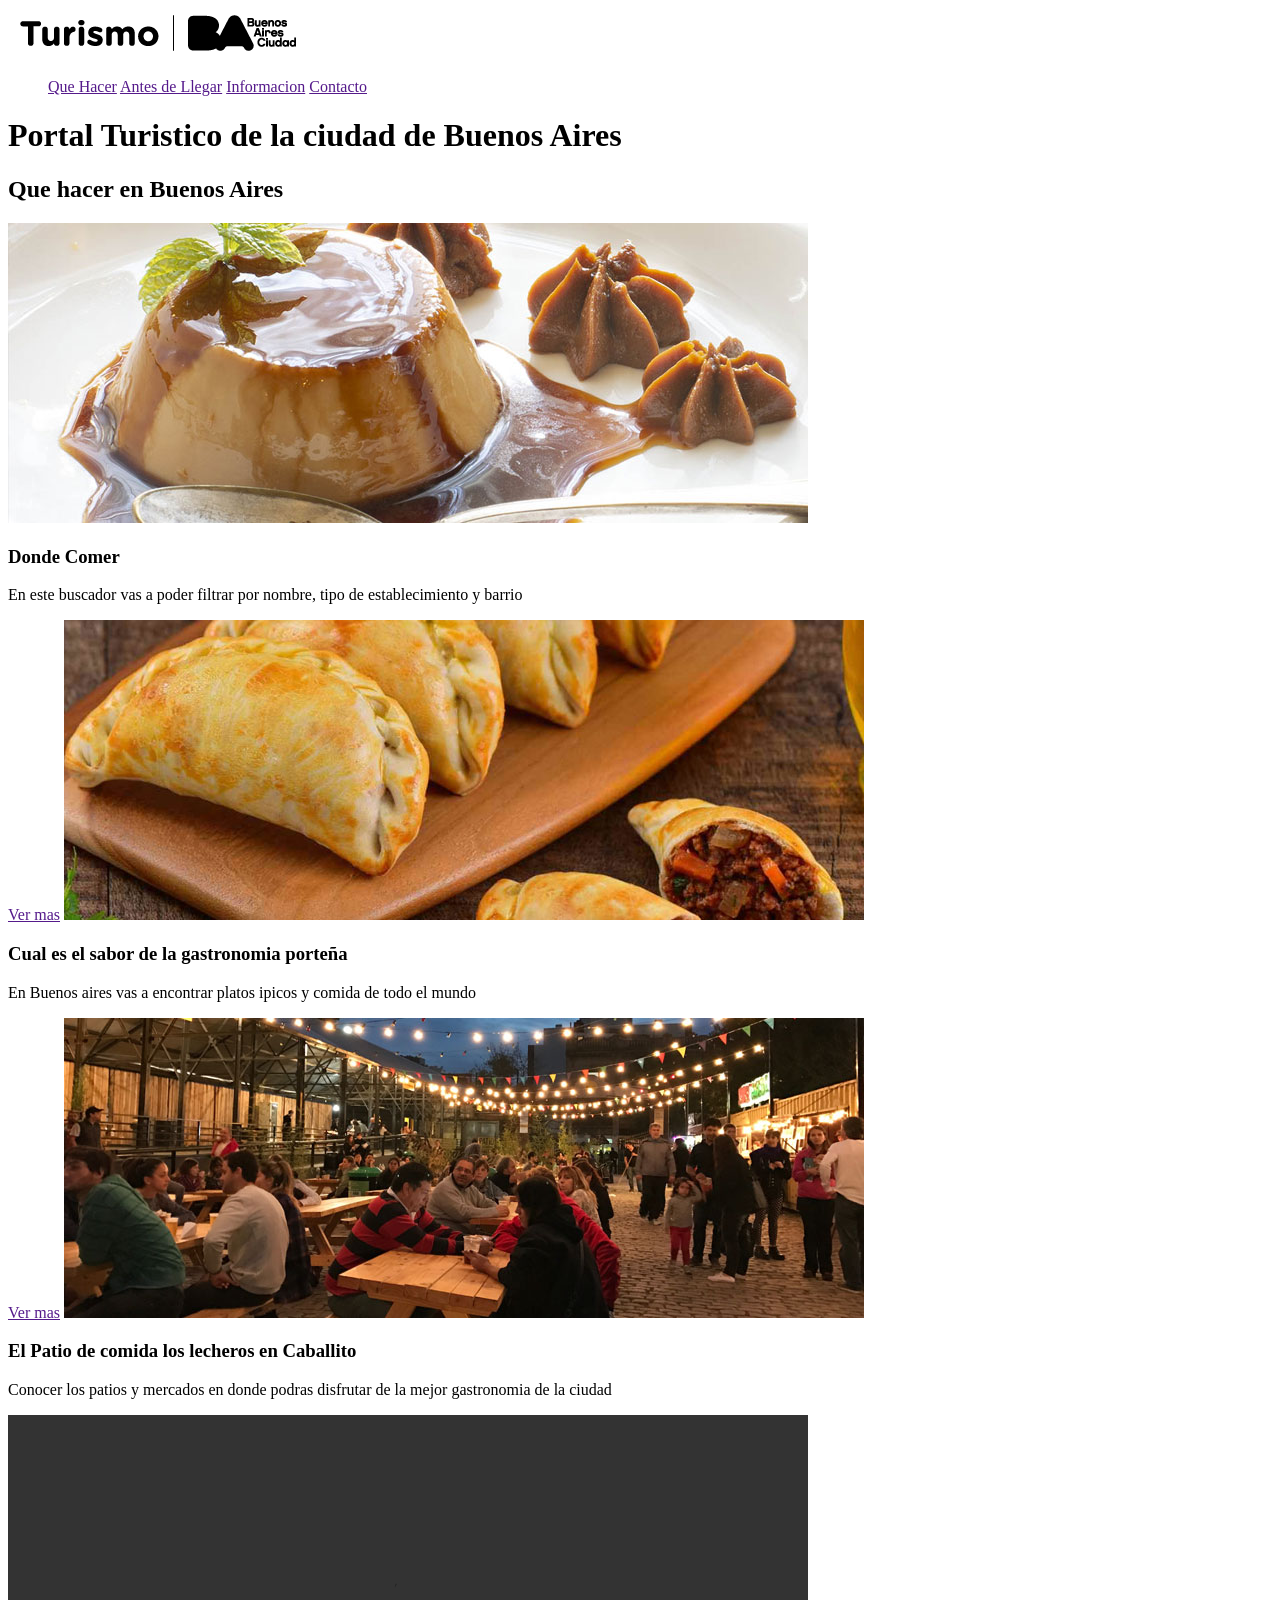
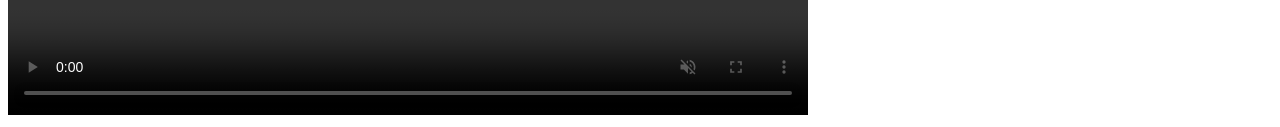
<file: Ejercicio-01/index.html>
<!DOCTYPE html>
<html lang="es"> 
    <head>
        <meta charset="UTF-8">
        <meta name="viewport" content="width=device-width, initial=1,0">
        <title> Turismo Buenos Aries Ciudad - Sitio Oficial de Informacion </title>
        <meta name="description" contents="Descubrir que hacer en Buenos Aries. informacion util antes de llegar, guias de alojamiento, atractivos turisticos, agenda cultural y mapas de ciudad">
        <meta name="robots" contents="index, follower">
    </head>


    <body>
        <!-- Index -->
        <header role="heading">

            <a href="/index.html" rel="home" aria-label="Ir a la pagina de inicio de la de Turismo Buenos Aries Ciudad">
                <img src="assets/logo.png" 
                alt="Logotipo oficial de Turismo Buenos Aires Ciudad">
            </a>


            <!--Browser-->
            <nav>

                <ul>
                    <a href="">Que Hacer</a>
                    <a href="">Antes de Llegar</a>
                    <a href="">Informacion</a>
                    <a href="">Contacto</a>
                </ul>

            </nav>

        </header>

        <!--Content-->
        <main role="main">

            <!--Title-->
            <h1>Portal Turistico de la ciudad de Buenos Aires</h1>

            <!--Main-->
            <section>
                <h2>Que hacer en Buenos Aires</h2>
                <div> 

                <aticle role="article">
                    <img src="assets/Flandeleche.jpg" alt="Un postre de flan de leche argentino">
                    <h3>Donde Comer</h3>
                    <p>En este buscador vas a poder filtrar por
                        nombre, tipo de establecimiento y barrio</p>
                    <a href="" aria-label="Ver mas informacion sobre donde comer en la ciudad">Ver mas</a>
                </aticle>

                <aticle role="article">
                    <img src="assets/Empanadas.jpg" alt="Cominda tipica, empanadas argentinas">
                    <h3>Cual es el sabor de la gastronomia porteña</h3>
                    <p>En Buenos aires vas a encontrar platos ipicos
                        y comida de todo el mundo</p>
                    <a href="" aria-label="Ver mas informacion sobre gastronomia porteña">Ver mas</a>
                </aticle>

                <aticle role="article">
                    <img src="assets/Patiodecomidas.jpg" alt="El patio de comidas localizado en el barrio Los Lecheros en Caballito">
                    <h3>El Patio de comida los lecheros en Caballito</h3>
                    <p>Conocer los patios y mercados en donde podras
                        disfrutar de la mejor gastronomia de la ciudad</p>
                    <a href="" aria-label=""></a>
                </aticle>

                </div>
            </section>

            <!--Media-->

            <section>

                 <video controls loop muted width="800" height="300">
                    <source src="assets/TurismoBA.mp4" type="video/mp4">
                    Browser Outdated, Check if not loading
                 </video>

            </section>


        </main>

    </body>


</html>
</file>
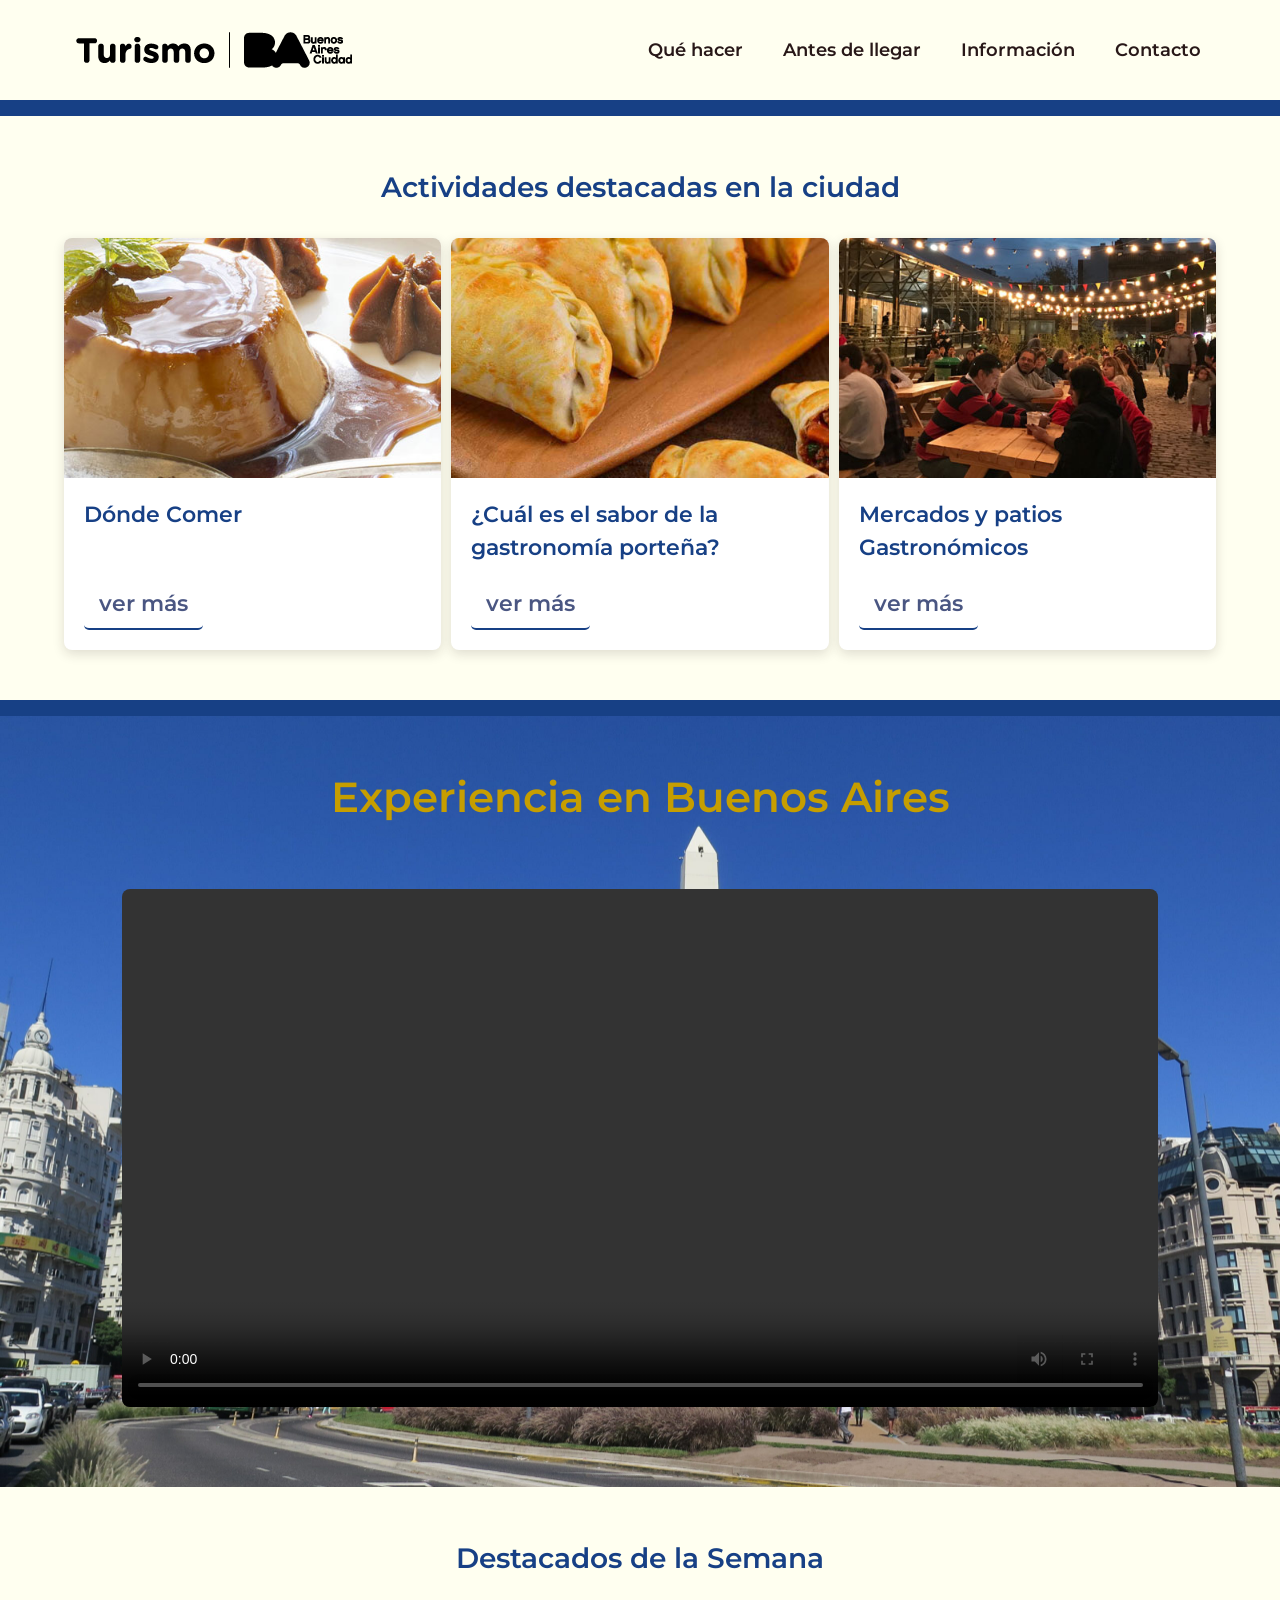
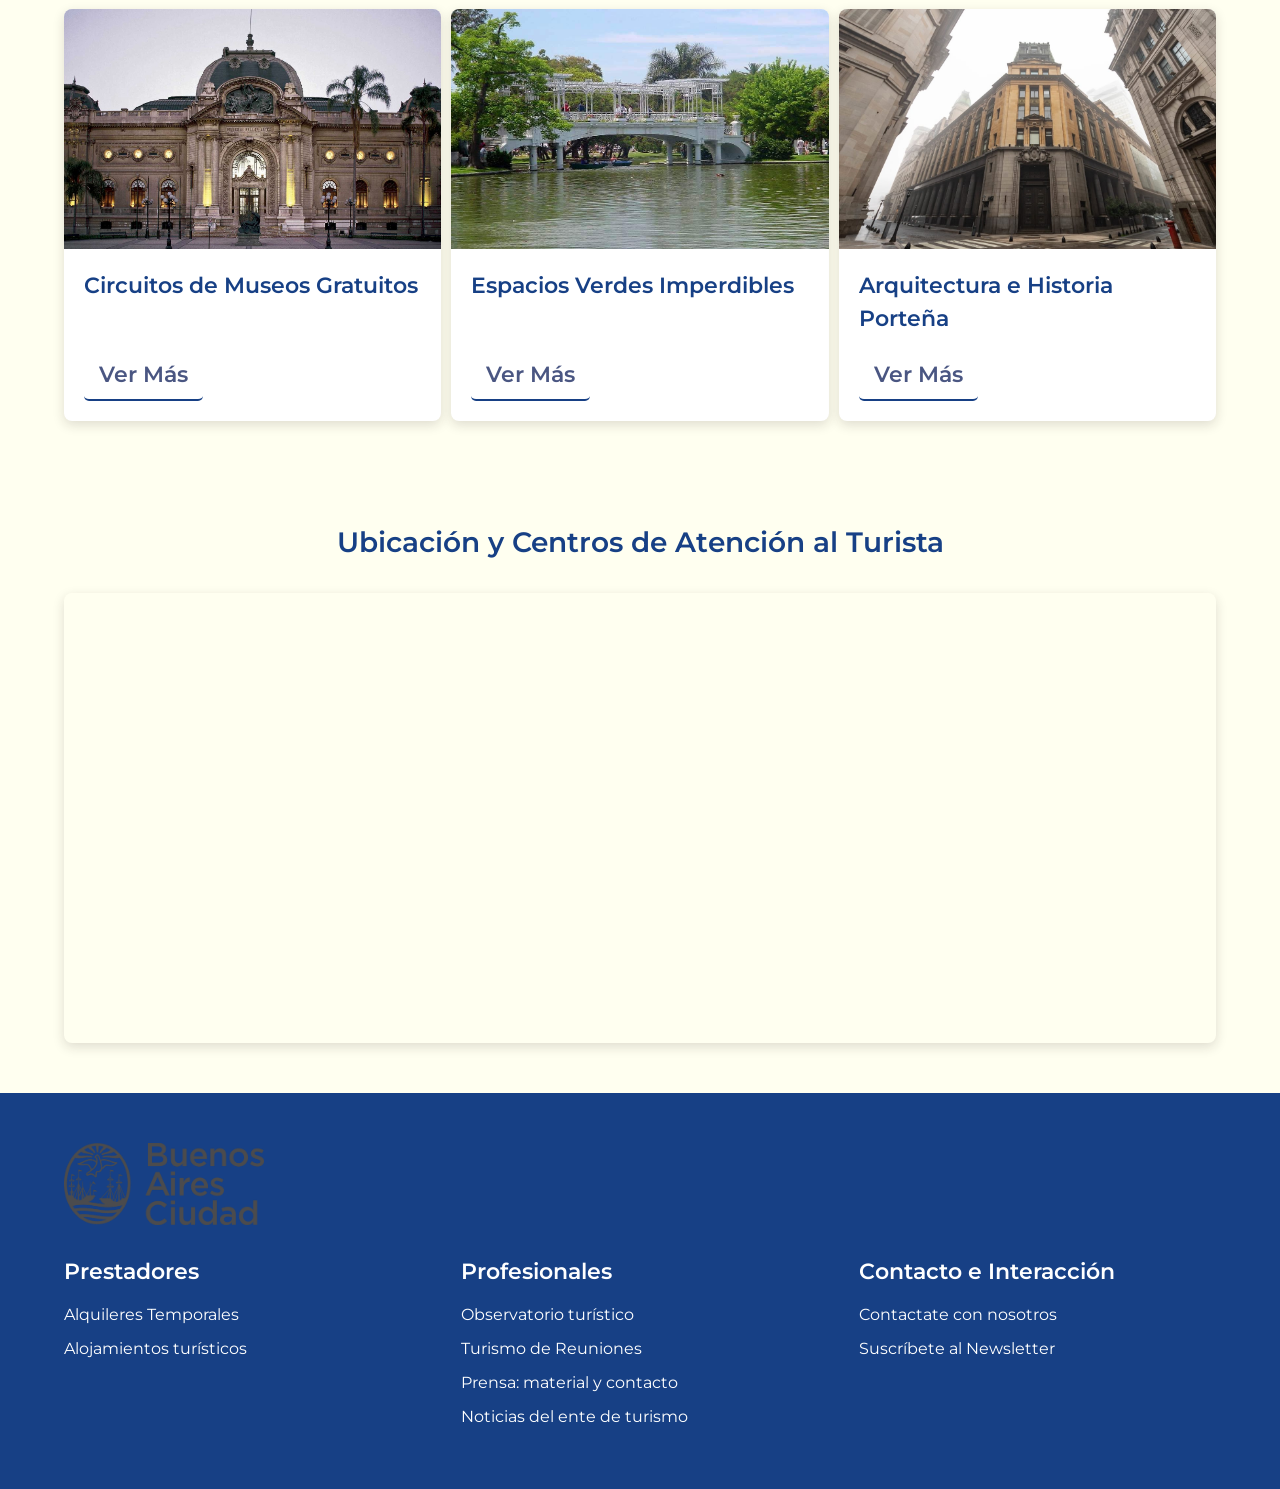
<file: Ejercicio-03/index.html>
<!DOCTYPE html>
<html lang="es">
    <head>
        <meta charset="UTF-8">
        <meta name="viewport" content="width, initial-scale:1.0">
        <title>Turismo Buenos Aires Ciudad - Sitio Oficial de Información Turística</title>
        <meta name="description" content="Descrubí qué hacer en Buenos Aires. información útil antes de llegar, guías de alojamiento, atractivos turísticos, agenda cultural y mapas de la ciudad.">
        <meta name="robots" content="index, follow">

        <link href="style_fixed.css" rel="stylesheet">

        <link rel="preconnect" href="https://fonts.googleapis.com">
        <link rel="preconnect" href="https://fonts.gstatic.com" crossorigin>
        <link href="https://fonts.googleapis.com/css2?family=Montserrat:ital,
                    wght@0,100..900;1,100..900&display=swap" rel="stylesheet">
    </head>

    <body>

        <!-- Cabecera principal del sitio -->
        <header id="main-header">
            <!-- Logo del sitio 
            href-> la dirección a donde voy al dar clic  
            -->
            <a href="index.html" aria-label="Ir a la página de inicio de Turismo de Buenos Aires">
                <img src="assets/TurismoBA.png"  width="300" height="50" alt="Logotipo oficial de Turismo Buenos Aires Ciudad">
            </a>

            <!-- Navegador principal -->
            <nav role="navigation" aria-label="Menu principal">
                  <a href="" class="main-button">Qué hacer</a>
                  <a href="" class="main-button">Antes de llegar</a>
                  <a href="" class="main-button">Información</a>
                  <a href="" class="main-button">Contacto</a>
            </nav>

        </header>



        <!-- Contenido principal del sitio -->
        <main role="main">

            <h1 class="hidden-text" aria-hidden="true"> Portal de Turismo Oficial de la Ciudad de Buenos Aires</h1>

            <!-- Actividades destacadas-->
            <section id="remarkable">
                <h2>Actividades destacadas en la ciudad</h2>
                
                <div>

                    <!-- tarjeta -->
                    <article role="article">
                        <img src="assets/flan-dulce-de-leche.jpg" alt="Flan con Dulce de Leche">
                        <h3>Dónde Comer</h3>
                        <p class="hidden-text" aria-hidden="true">En este buscador, vas a poder filtrar por nombre, tipo de establecimiento y por barrio</p>
                        <a href="" aria-label="Ir al buscador de restaurantes y de comida en Buenos Aires" class="extrabuttons">ver más</a>
                    </article>

                    <!-- tarjeta -->
                    <article role="article">
                        <img src="assets/empanadas-horneadas.jpg" alt="Empanadas porteñas horneadas">
                        <h3>¿Cuál es el sabor de la gastronomía porteña?</h3>
                        <p class="hidden-text" aria-hidden="true">En buenos Aires vas a encontrar platos típicos y comida de todo el mundo</p>
                        <a href="" aria-label="Ver información sobre grastonomía porteña" class="extrabuttons">ver más</a>
                    </article>

                    <!-- tarjeta -->
                    <article role="article">
                        <img src="assets/patio-caballito.jpg" alt="Patio de comida los lecheros en el barrio Caballito">
                        <h3>Mercados y patios Gastronómicos</h3>
                        <p class="hidden-text" aria-hidden="true">Conocé los patios y mercados en donde podés disfrutar de la mejor gastronomía de la ciudad</p>
                        <a href="" aria-label="Ver más información sobre los patios gastronómicos de la ciudad" class="extrabuttons">ver más</a>
                    </article>


                </div>

            </section>
            <!-- Fin de actividades destacadas-->

            <!-- Contenido Multimedia -->
            <section>
                <h2 class="multimedia">Experiencia en Buenos Aires</h2>
                <div>
                    <video controls autoplay loop width="1600" height="900" aria-label="Video sobre la ciudad de Buenos Aires">
                        <source src="assets/video-buenosaires.mp4" type="video/mp4">
                    </video>
                </div>
            </section>
            <!-- Fin de Contenido Multimedia -->



            <!-- Contenidos Destacados -->
            <section>
                <h2>Destacados de la Semana</h2>
                <div>
                    
                    <!-- Tarjeta Destacada 1 -->
                    <article role="article">
                        <img src="assets/destacado-museos.jpg" alt="Fachada iluminada del Museo Nacional de Bellas Artes" width="400" height="250">
                        <h3>Circuitos de Museos Gratuitos</h3>
                        <a href="" aria-label="Ver más sobre los circuitos de museos gratuitos" class="extrabuttons">Ver Más</a>
                    </article>

                    <!-- Tarjeta Destacada 2 -->
                    <article role="article">
                        <img src="assets/destacado-parques.jpg" alt="Vista aérea de los Lagos de Palermo y el Rosedal en primavera" width="400" height="250">
                        <h3>Espacios Verdes Imperdibles</h3>
                        <a href="" aria-label="Ver más sobre los espacios verdes imperdibles" class="extrabuttons">Ver Más</a>
                    </article>

                    <!-- Tarjeta Destacada 3 -->
                    <article role="article">
                        <img src="assets/destacado-arquitectura.jpg" alt="Detalle ornamental de la cúpula del Palacio Barolo sobre la Avenida de Mayo" width="400" height="250">
                        <h3>Arquitectura e Historia Porteña</h3>
                        <a href="" aria-label="Ver más sobre la arquitectura e historia porteña" class="extrabuttons">Ver Más</a>
                    </article>

                </div>
            </section>


            <!-- Ubicación Geográfica -->
            <section aria-labelledby="titulo-mapa">
                <h2 id="titulo-mapa">Ubicación y Centros de Atención al Turista</h2>
                <div class="map-container">
                    <iframe 
                        src="https://www.google.com/maps/embed?pb=!1m18!1m12!1m3!1d3284.016713276842!2d-58.3841507!3d-34.6037389!2m3!1f0!2f0!3f0!3m2!1i1024!2i768!4f13.1!3m3!1m2!1s0x95bccacf954f91d5%3A0x67ef08c262f8f742!2sObelisco!5e0!3m2!1ses!2sar!4v1700000000000!5m2!1ses!2sar" 
                        width="100%" 
                        height="450" 
                        style="border:0;" 
                        allowfullscreen="" 
                        loading="lazy" 
                        referrerpolicy="no-referrer-when-downgrade"
                        title="Mapa interactivo de la Ciudad de Buenos Aires con la ubicación del Obelisco y centros de atención turística">
                    </iframe>
                </div>
            </section>

        </main>

        <!-- Pie de Página -->
    <footer role="contentinfo">

            <!-- Identificador Institucional del Footer -->
            <div class="footer-brand">
                <img src="assets/BuenosAiresLogo.png" alt="Logotipo oficial del Gobierno de la Ciudad de Buenos Aires" width="200" height="60">
            </div>

            <!-- Columnas de Enlaces del Footer -->
            <div>
                
                <!-- Lista 1: Prestadores -->
                <nav>
                    <h3 id="footer-prestadores">Prestadores</h3>
                    <ul>
                        <li><a href="/alquileres-temporales">Alquileres Temporales</a></li>
                        <li><a href="/alojamientos-turisticos">Alojamientos turísticos</a></li>
                    </ul>
                </nav>

                <!-- Lista 2: Profesionales -->
                <nav>
                    <h3 id="footer-profesionales">Profesionales</h3>
                    <ul>
                        <li><a href="/observatorio-turistico">Observatorio turístico</a></li>
                        <li><a href="/turismo-reuniones">Turismo de Reuniones</a></li>
                        <li><a href="/prensa-contacto">Prensa: material y contacto</a></li>
                        <li><a href="/noticias-ente">Noticias del ente de turismo</a></li>
                    </ul>
                </nav>

                <!-- Lista 3: Interacción y Contacto -->
                <nav>
                    <h3 id="footer-contacto">Contacto e Interacción</h3>
                    <ul>
                        <li><a href="/contactate-con-nosotros">Contactate con nosotros</a></li>
                        <li><a href="/suscribete-newsletter" aria-label="Ir al formulario para suscribirse al Newsletter oficial">Suscríbete al Newsletter</a></li>
                    </ul>
                </nav>

            </div>
    </footer>

    </body>

</html>
</file>
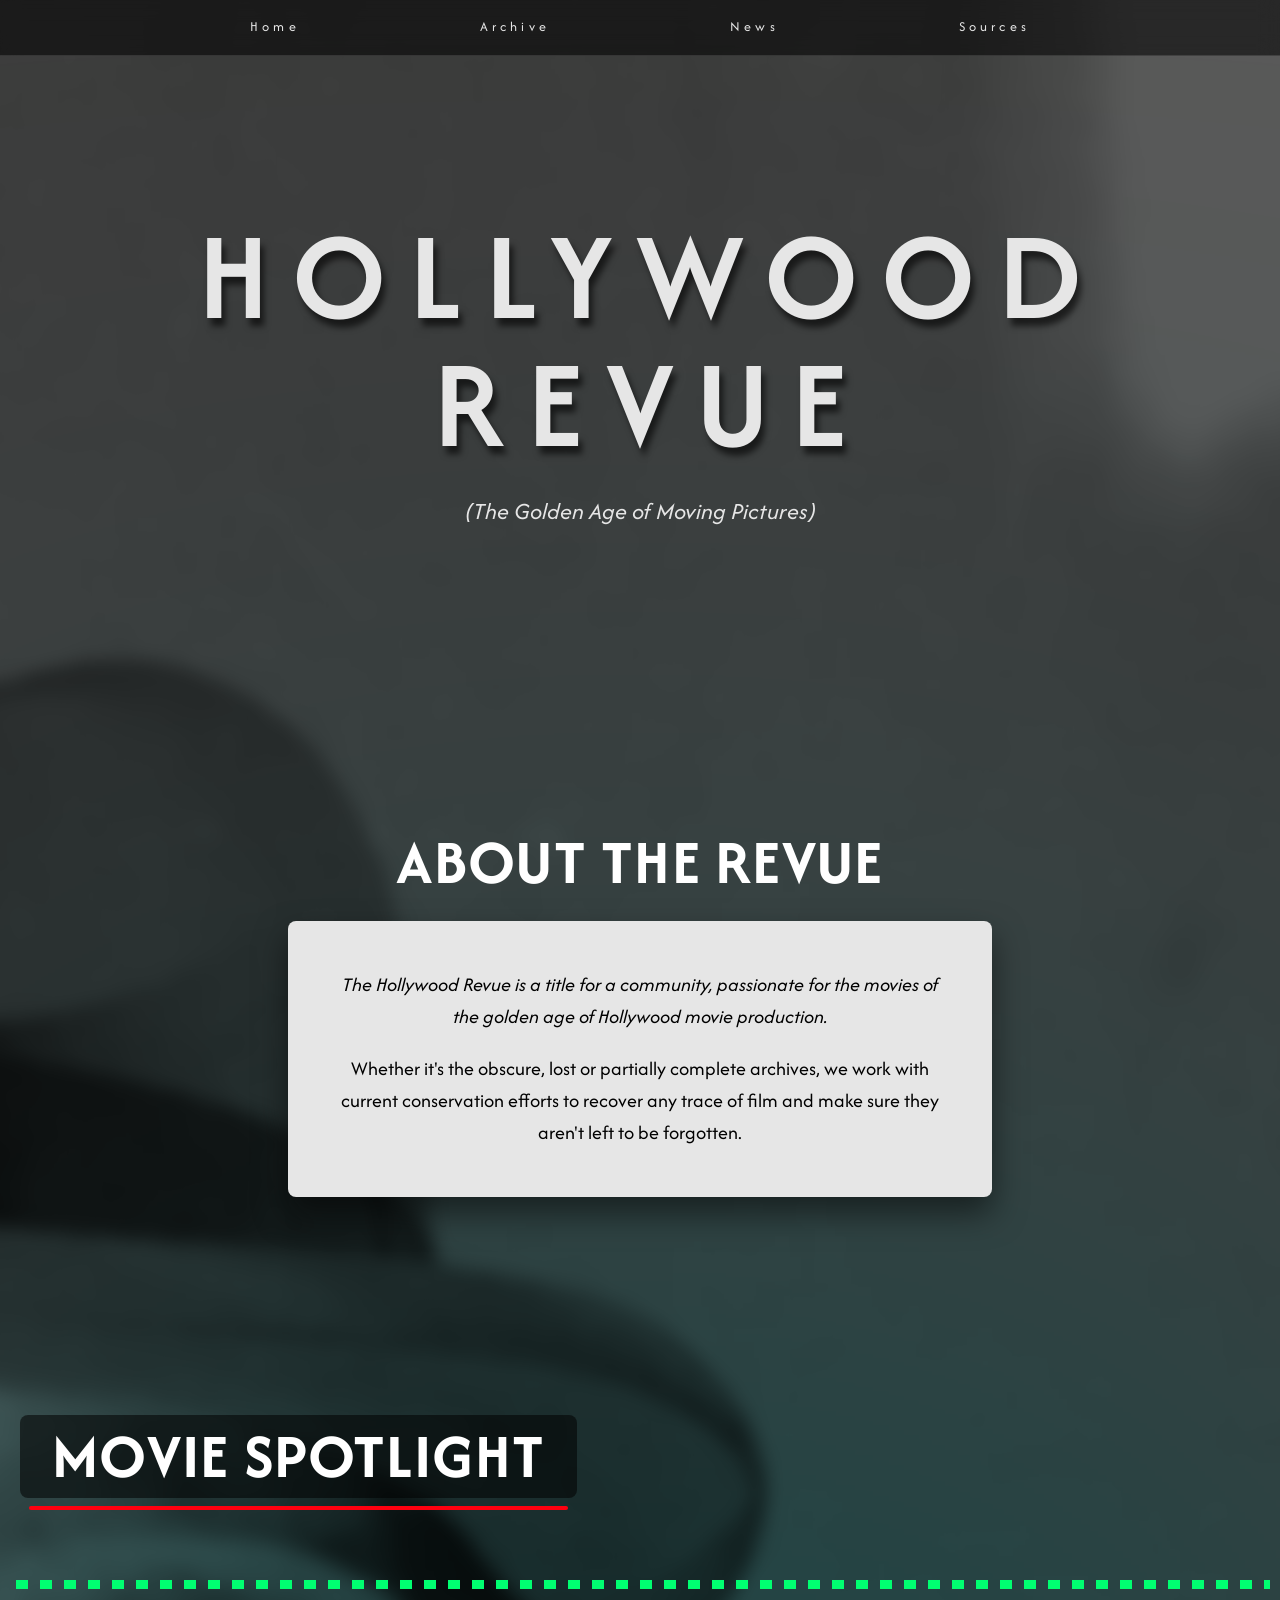
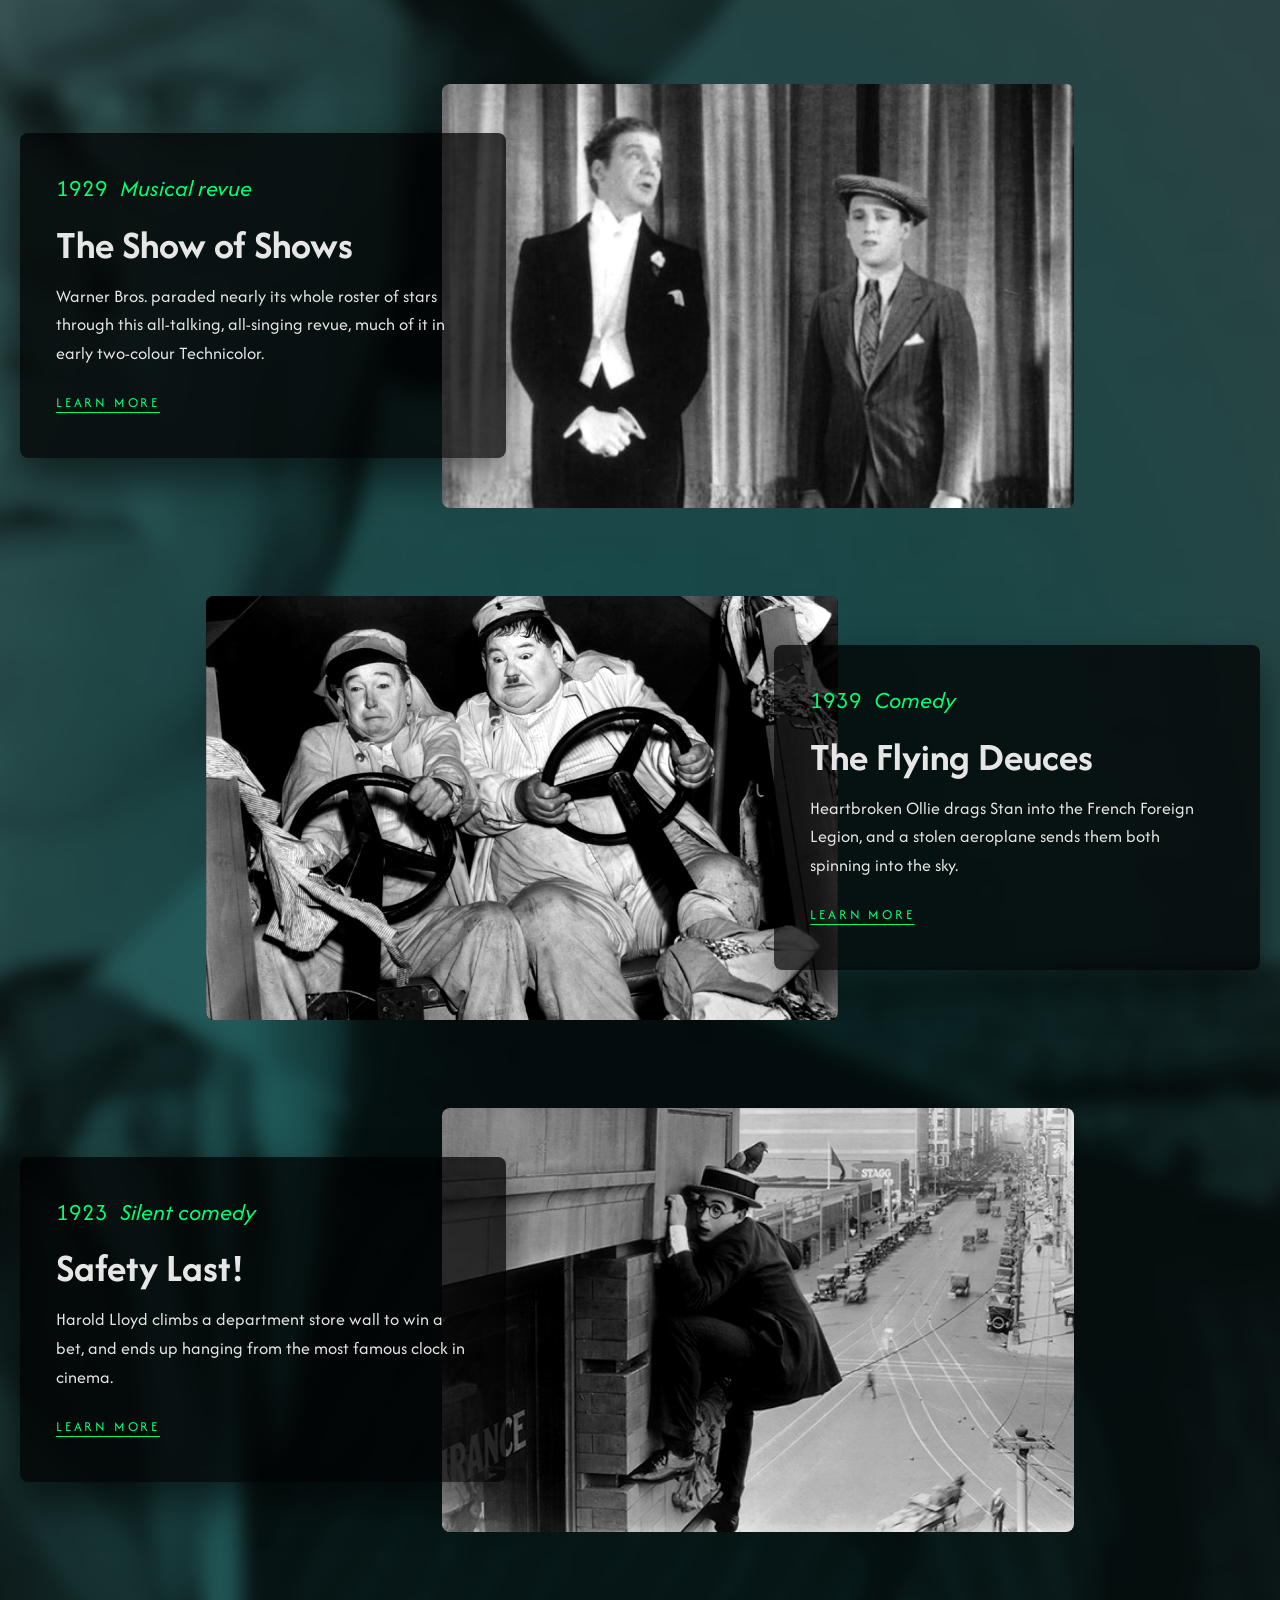
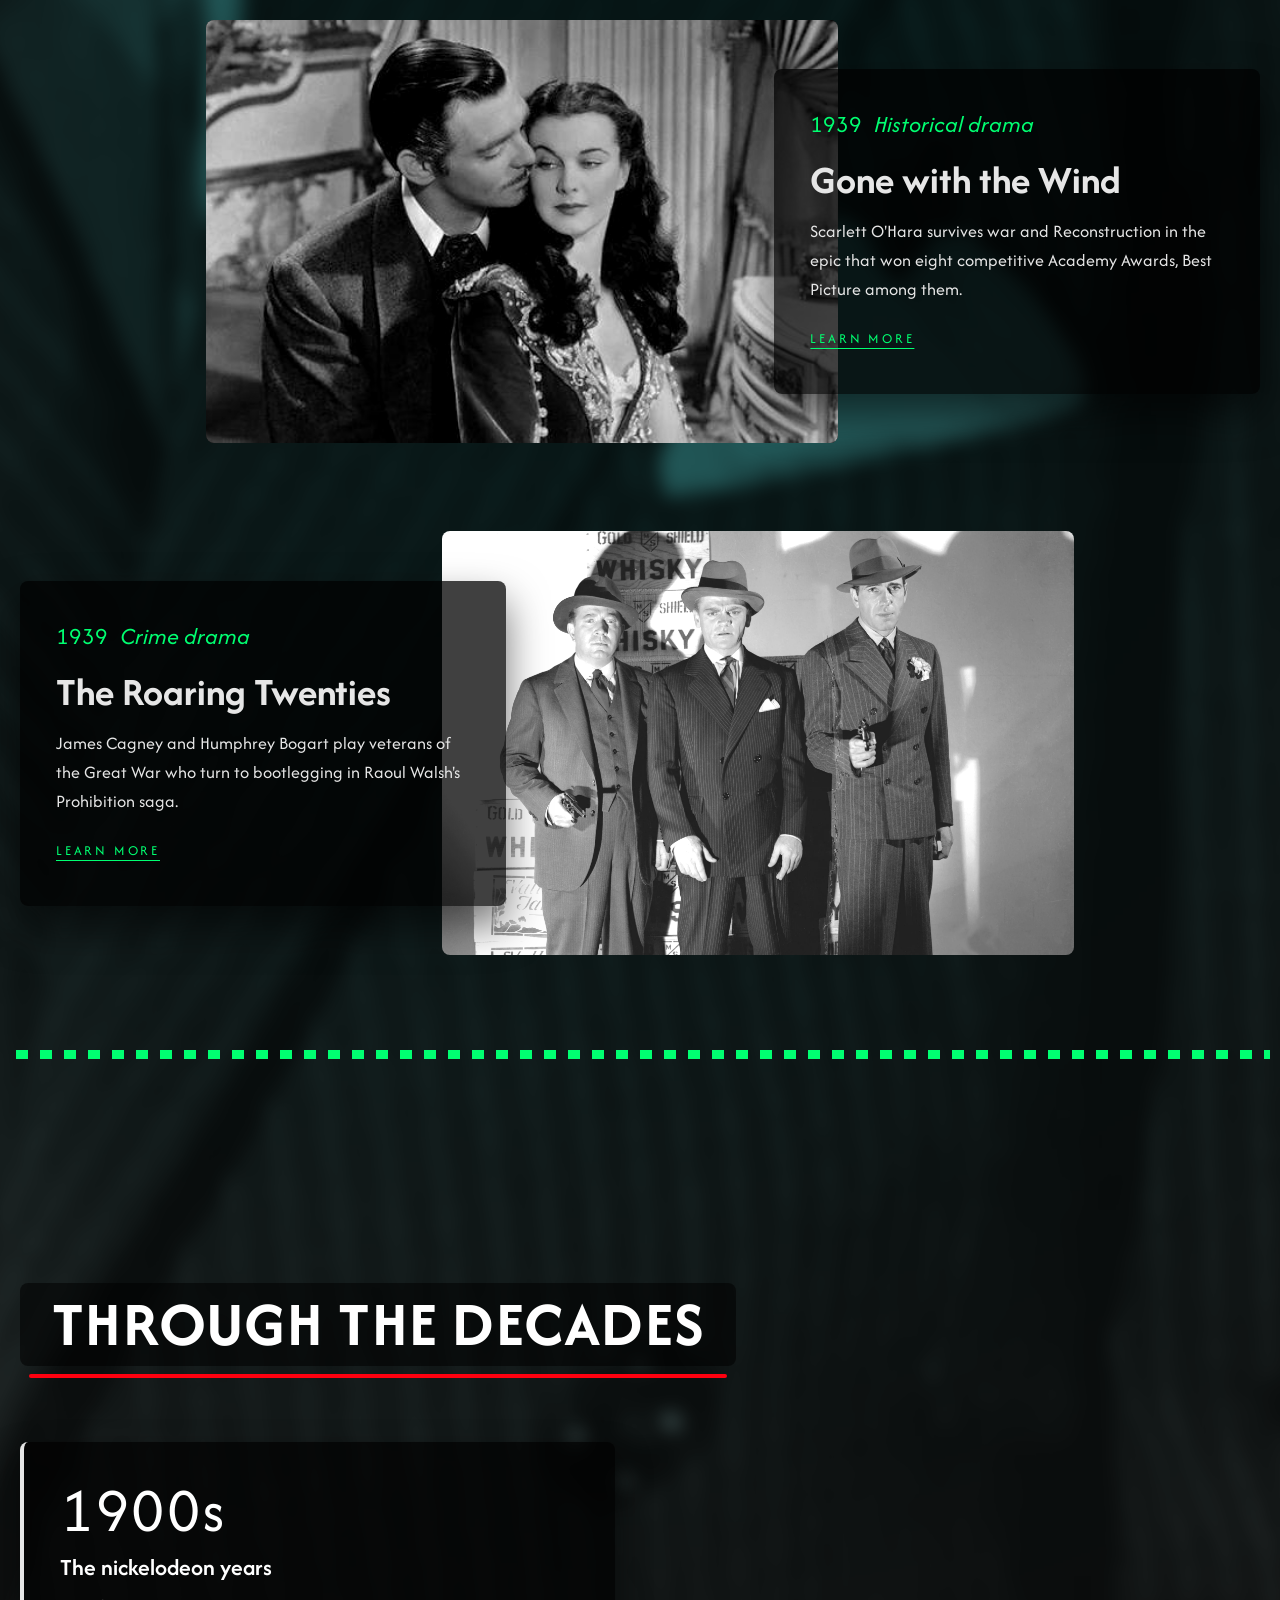
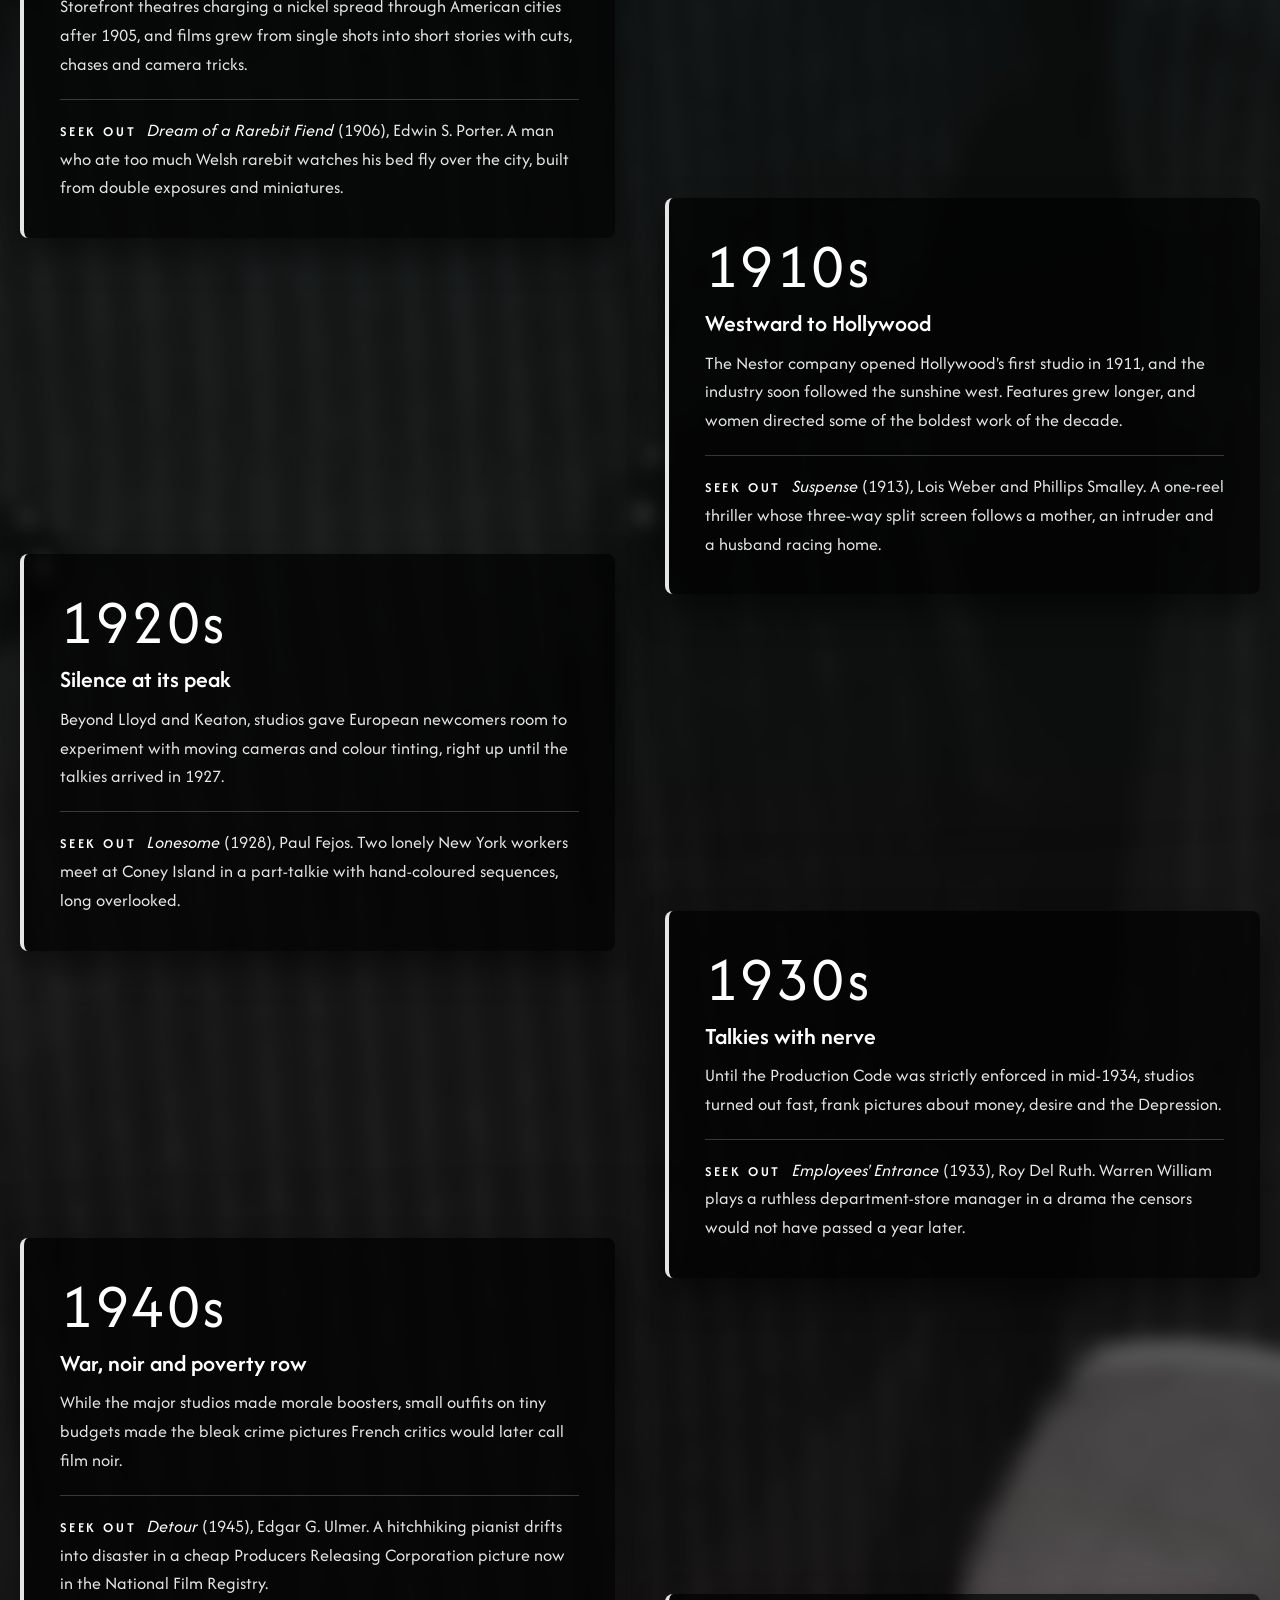
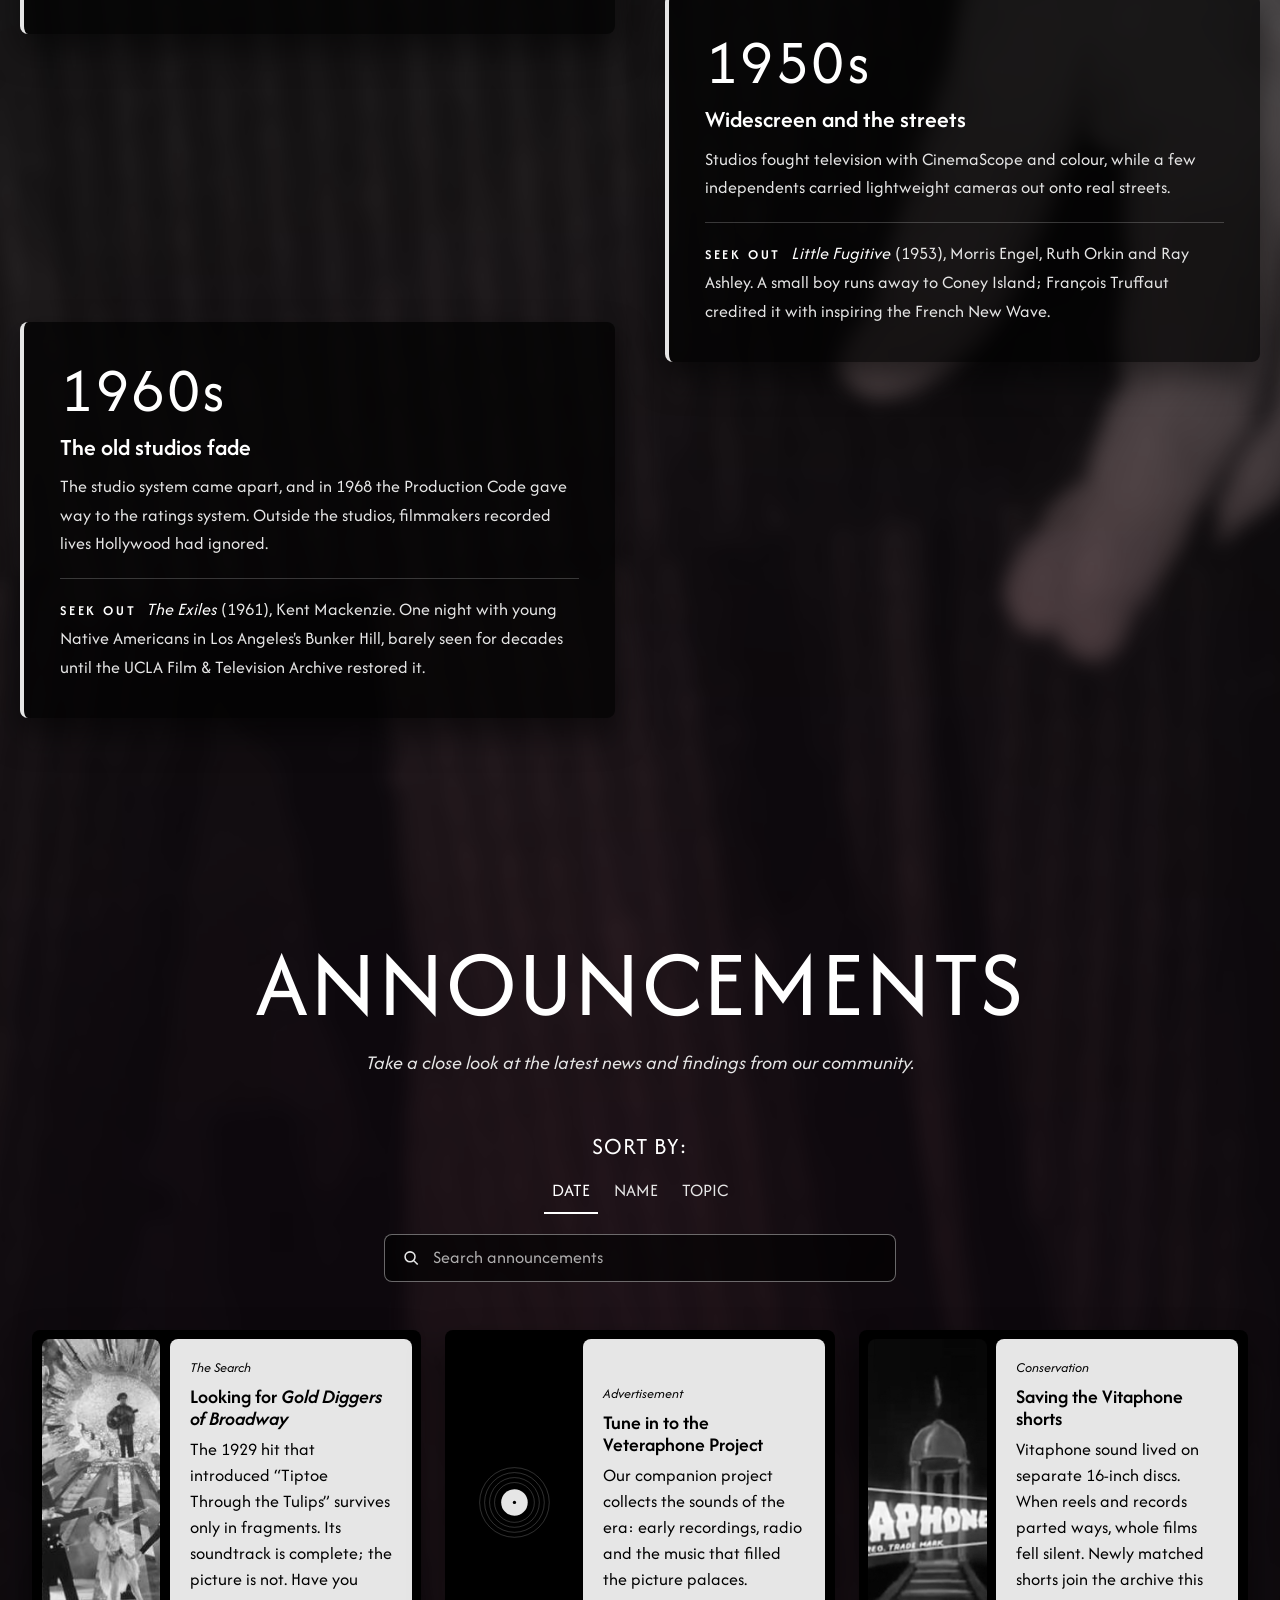
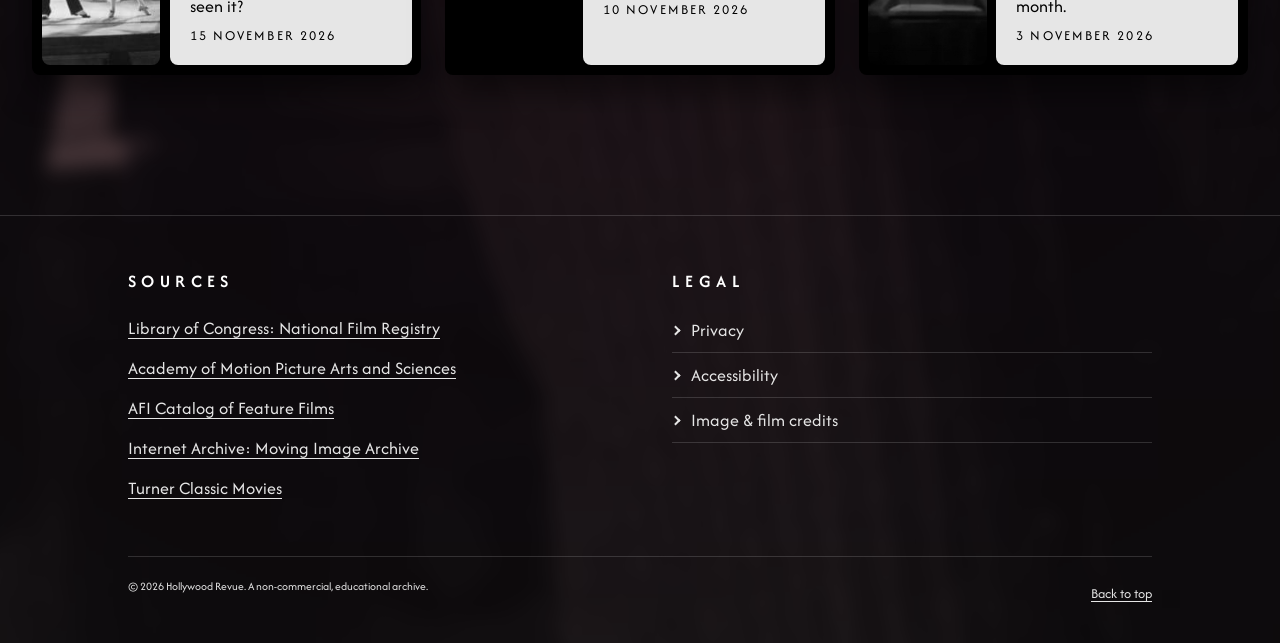
<file: Parcial - 3/index.html>
<!DOCTYPE html>
<html lang="en">
<head>
  <meta charset="utf-8">
  <meta name="viewport" content="width=device-width, initial-scale=1">
  <meta name="description" content="Hollywood Revue: a community archive of the golden age of moving pictures, with a movie spotlight, a walk through the film decades and news from the vaults.">
  <meta name="color-scheme" content="dark">
  <title>Hollywood Revue</title>

  <!-- Font: Afacad, the only typeface on the site -->
  <link rel="preconnect" href="https://fonts.googleapis.com">
  <link rel="preconnect" href="https://fonts.gstatic.com" crossorigin>
  <link rel="stylesheet" href="https://fonts.googleapis.com/css2?family=Afacad:ital,wght@0,400..700;1,400..700&display=swap">

  <link rel="stylesheet" href="css/styles.css">
  <script src="js/main.js" defer></script>
</head>
<body>

  <!-- Site-wide background: one blurred still behind every section -->
  <div class="backdrop" aria-hidden="true">
    <img class="backdrop__image" src="images/roaring-twenties-1939.webp" alt="">
  </div>

  <a class="skip-link" href="#main">Skip to content</a>

  <!-- ============================================================
       HEADER
       ============================================================ -->
  <header class="site-header">
    <nav class="site-nav" aria-label="Primary">
      <ul class="site-nav__list">
        <li><a class="site-nav__link" href="#home">Home</a></li>
        <li><a class="site-nav__link" href="#decades">Archive</a></li>
        <li><a class="site-nav__link" href="#announcements">News</a></li>
        <li><a class="site-nav__link" href="#sources">Sources</a></li>
      </ul>
    </nav>
  </header>

  <main id="main" class="page-flow" tabindex="-1">

    <!-- ============================================================
         1. HOME: welcome title
         ============================================================ -->
    <section id="home" class="hero" aria-labelledby="hero-title">
      <h1 id="hero-title" class="hero__title">
        <span class="hero__line">Hollywood</span>
        <span class="hero__line">Revue</span>
      </h1>
      <p class="hero__subtitle">(The Golden Age of Moving Pictures)</p>
    </section>

    <!-- ============================================================
         2. ABOUT: the purpose of the site
         ============================================================ -->
    <section id="about" class="about" aria-labelledby="about-title">
      <h2 id="about-title" class="about__title">About the Revue</h2>

      <div class="about__card">
        <p class="about__text">The Hollywood Revue is a title for a community, passionate for the movies of the golden age of Hollywood movie production.</p>
        <p class="about__text">Whether it's the obscure, lost or partially complete archives, we work with current conservation efforts to recover any trace of film and make sure they aren't left to be forgotten.</p>
      </div>
    </section>

    <!-- ============================================================
         3. MOVIE SPOTLIGHT: five staggered cards
         ------------------------------------------------------------
         Odd movies: text on the left. Even movies: text on the right.
         To add a movie: copy one <li> block.
         ============================================================ -->
    <section id="spotlight" class="spotlight" aria-labelledby="spotlight-title">
      <!-- Blurred green glow behind the section ("Darken" blend mode) -->
      <div class="glow glow--green" aria-hidden="true"></div>

      <header class="block-heading">
        <h2 id="spotlight-title" class="block-heading__title">Movie Spotlight</h2>
        <span class="accent-line" aria-hidden="true"></span>
      </header>

      <ol class="spotlight__list">
        <li class="movie">
          <img class="movie__image" src="images/show-of-shows-1929.jpg" width="925" height="620" alt="Two performers in tuxedo and cap standing before a stage curtain.">
          <div class="movie__card">
            <p class="movie__meta"><time datetime="1929">1929</time> <span class="movie__genre">Musical revue</span></p>
            <h3 class="movie__title">The Show of Shows</h3>
            <p class="movie__text">Warner Bros. paraded nearly its whole roster of stars through this all-talking, all-singing revue, much of it in early two-colour Technicolor.</p>
            <a class="movie__link" href="#spotlight">Learn more<span class="visually-hidden"> about The Show of Shows</span></a>
          </div>
        </li>

        <li class="movie">
          <img class="movie__image" src="images/flying-deuces-1939.jpg" width="925" height="620" alt="Laurel and Hardy, wide-eyed, gripping the steering wheels of a runaway vehicle." loading="lazy">
          <div class="movie__card">
            <p class="movie__meta"><time datetime="1939">1939</time> <span class="movie__genre">Comedy</span></p>
            <h3 class="movie__title">The Flying Deuces</h3>
            <p class="movie__text">Heartbroken Ollie drags Stan into the French Foreign Legion, and a stolen aeroplane sends them both spinning into the sky.</p>
            <a class="movie__link" href="#spotlight">Learn more<span class="visually-hidden"> about The Flying Deuces</span></a>
          </div>
        </li>

        <li class="movie">
          <img class="movie__image" src="images/safety-last-1923.jpg" width="925" height="620" alt="Harold Lloyd clinging to the side of a tall building above a busy street." loading="lazy">
          <div class="movie__card">
            <p class="movie__meta"><time datetime="1923">1923</time> <span class="movie__genre">Silent comedy</span></p>
            <h3 class="movie__title">Safety Last!</h3>
            <p class="movie__text">Harold Lloyd climbs a department store wall to win a bet, and ends up hanging from the most famous clock in cinema.</p>
            <a class="movie__link" href="#spotlight">Learn more<span class="visually-hidden"> about Safety Last!</span></a>
          </div>
        </li>

        <li class="movie">
          <img class="movie__image" src="images/gone-with-the-wind-1939.jpg" width="925" height="620" alt="Clark Gable embracing Vivien Leigh as Rhett Butler and Scarlett O'Hara." loading="lazy">
          <div class="movie__card">
            <p class="movie__meta"><time datetime="1939">1939</time> <span class="movie__genre">Historical drama</span></p>
            <h3 class="movie__title">Gone with the Wind</h3>
            <p class="movie__text">Scarlett O'Hara survives war and Reconstruction in the epic that won eight competitive Academy Awards, Best Picture among them.</p>
            <a class="movie__link" href="#spotlight">Learn more<span class="visually-hidden"> about Gone with the Wind</span></a>
          </div>
        </li>

        <li class="movie">
          <img class="movie__image" src="images/roaring-twenties-1939.webp" width="925" height="620" alt="Three men in pinstripe suits and fedoras, two holding revolvers, in front of whisky crates." loading="lazy">
          <div class="movie__card">
            <p class="movie__meta"><time datetime="1939">1939</time> <span class="movie__genre">Crime drama</span></p>
            <h3 class="movie__title">The Roaring Twenties</h3>
            <p class="movie__text">James Cagney and Humphrey Bogart play veterans of the Great War who turn to bootlegging in Raoul Walsh's Prohibition saga.</p>
            <a class="movie__link" href="#spotlight">Learn more<span class="visually-hidden"> about The Roaring Twenties</span></a>
          </div>
        </li>
      </ol>
    </section>

    <!-- ============================================================
         4. THROUGH THE DECADES: staggered timeline, 1900s to 1960s
         ------------------------------------------------------------
         Each decade: what the scene was like, plus one lesser-known
         film worth seeking out.
         ============================================================ -->
    <section id="decades" class="decades" aria-labelledby="decades-title">
      <header class="block-heading">
        <h2 id="decades-title" class="block-heading__title">Through the Decades</h2>
        <span class="accent-line" aria-hidden="true"></span>
      </header>

      <ol class="decades__list">
        <li class="decade">
          <p class="decade__years"><time datetime="1900">1900s</time></p>
          <h3 class="decade__title">The nickelodeon years</h3>
          <p class="decade__text">Storefront theatres charging a nickel spread through American cities after 1905, and films grew from single shots into short stories with cuts, chases and camera tricks.</p>
          <p class="decade__example"><span class="decade__label">Seek out</span> <cite>Dream of a Rarebit Fiend</cite> (1906), Edwin S. Porter. A man who ate too much Welsh rarebit watches his bed fly over the city, built from double exposures and miniatures.</p>
        </li>

        <li class="decade">
          <p class="decade__years"><time datetime="1910">1910s</time></p>
          <h3 class="decade__title">Westward to Hollywood</h3>
          <p class="decade__text">The Nestor company opened Hollywood's first studio in 1911, and the industry soon followed the sunshine west. Features grew longer, and women directed some of the boldest work of the decade.</p>
          <p class="decade__example"><span class="decade__label">Seek out</span> <cite>Suspense</cite> (1913), Lois Weber and Phillips Smalley. A one-reel thriller whose three-way split screen follows a mother, an intruder and a husband racing home.</p>
        </li>

        <li class="decade">
          <p class="decade__years"><time datetime="1920">1920s</time></p>
          <h3 class="decade__title">Silence at its peak</h3>
          <p class="decade__text">Beyond Lloyd and Keaton, studios gave European newcomers room to experiment with moving cameras and colour tinting, right up until the talkies arrived in 1927.</p>
          <p class="decade__example"><span class="decade__label">Seek out</span> <cite>Lonesome</cite> (1928), Paul Fejos. Two lonely New York workers meet at Coney Island in a part-talkie with hand-coloured sequences, long overlooked.</p>
        </li>

        <li class="decade">
          <p class="decade__years"><time datetime="1930">1930s</time></p>
          <h3 class="decade__title">Talkies with nerve</h3>
          <p class="decade__text">Until the Production Code was strictly enforced in mid-1934, studios turned out fast, frank pictures about money, desire and the Depression.</p>
          <p class="decade__example"><span class="decade__label">Seek out</span> <cite>Employees' Entrance</cite> (1933), Roy Del Ruth. Warren William plays a ruthless department-store manager in a drama the censors would not have passed a year later.</p>
        </li>

        <li class="decade">
          <p class="decade__years"><time datetime="1940">1940s</time></p>
          <h3 class="decade__title">War, noir and poverty row</h3>
          <p class="decade__text">While the major studios made morale boosters, small outfits on tiny budgets made the bleak crime pictures French critics would later call film noir.</p>
          <p class="decade__example"><span class="decade__label">Seek out</span> <cite>Detour</cite> (1945), Edgar G. Ulmer. A hitchhiking pianist drifts into disaster in a cheap Producers Releasing Corporation picture now in the National Film Registry.</p>
        </li>

        <li class="decade">
          <p class="decade__years"><time datetime="1950">1950s</time></p>
          <h3 class="decade__title">Widescreen and the streets</h3>
          <p class="decade__text">Studios fought television with CinemaScope and colour, while a few independents carried lightweight cameras out onto real streets.</p>
          <p class="decade__example"><span class="decade__label">Seek out</span> <cite>Little Fugitive</cite> (1953), Morris Engel, Ruth Orkin and Ray Ashley. A small boy runs away to Coney Island; François Truffaut credited it with inspiring the French New Wave.</p>
        </li>

        <li class="decade">
          <p class="decade__years"><time datetime="1960">1960s</time></p>
          <h3 class="decade__title">The old studios fade</h3>
          <p class="decade__text">The studio system came apart, and in 1968 the Production Code gave way to the ratings system. Outside the studios, filmmakers recorded lives Hollywood had ignored.</p>
          <p class="decade__example"><span class="decade__label">Seek out</span> <cite>The Exiles</cite> (1961), Kent Mackenzie. One night with young Native Americans in Los Angeles's Bunker Hill, barely seen for decades until the UCLA Film &amp; Television Archive restored it.</p>
        </li>
      </ol>
    </section>

    <!-- ============================================================
         5. ANNOUNCEMENTS: newly added to the archive
         ============================================================ -->
    <section id="announcements" class="announcements" aria-labelledby="announcements-title">
      <!-- Blurred red glow behind the section ("Darken" blend mode) -->
      <div class="glow glow--red" aria-hidden="true"></div>

      <header class="announcements__header">
        <h2 id="announcements-title" class="announcements__title">Announcements</h2>
        <p class="announcements__caption">Take a close look at the latest news and findings from our community.</p>
      </header>

      <!-- Sort and search (shown by js/main.js; without it every card is simply listed) -->
      <form class="news-tools" role="search" aria-label="Announcements" hidden data-news-tools>
        <div class="news-sort" role="group" aria-labelledby="news-sort-label">
          <p id="news-sort-label" class="news-sort__label">Sort by:</p>
          <div class="news-sort__options">
            <button class="sort-button" type="button" aria-pressed="true" data-sort="date">Date</button>
            <button class="sort-button" type="button" aria-pressed="false" data-sort="name">Name</button>
            <button class="sort-button" type="button" aria-pressed="false" data-sort="topic">Topic</button>
          </div>
        </div>

        <div class="news-search">
          <label class="visually-hidden" for="news-search">Search announcements</label>
          <svg class="news-search__icon" viewBox="0 0 24 24" aria-hidden="true" focusable="false"><circle cx="10.5" cy="10.5" r="6.5"/><path d="m15.5 15.5 5 5"/></svg>
          <input class="news-search__input" id="news-search" type="search" placeholder="Search announcements" autocomplete="off" data-news-search>
        </div>
      </form>

      <p class="news-empty" hidden data-news-empty>No announcements match your search.</p>
      <p class="visually-hidden" aria-live="polite" data-news-status></p>

      <div class="announcements__list" data-news-list>
        <article class="news">
          <img class="news__image" src="images/vitaphone-varieties.jpg" width="584" height="396" alt="Title card reading Vitaphone Varieties on a pennant before a domed stage set." loading="lazy">
          <div class="news__body">
            <p class="news__tag">Conservation</p>
            <h3 class="news__title"><a href="#announcements">Saving the Vitaphone shorts</a></h3>
            <p class="news__text">Vitaphone sound lived on separate 16-inch discs. When reels and records parted ways, whole films fell silent. Newly matched shorts join the archive this month.</p>
            <p class="news__date"><time datetime="2026-11-03">3 November 2026</time></p>
          </div>
        </article>

        <article class="news">
          <!-- Placeholder artwork until the Veteraphone Project has an image -->
          <div class="news__image news__image--record">
            <svg class="record" viewBox="0 0 100 100" role="img" aria-label="A gramophone record." focusable="false">
              <circle cx="50" cy="50" r="48" class="record__vinyl"/>
              <circle cx="50" cy="50" r="42" class="record__groove"/>
              <circle cx="50" cy="50" r="36" class="record__groove"/>
              <circle cx="50" cy="50" r="30" class="record__groove"/>
              <circle cx="50" cy="50" r="24" class="record__groove"/>
              <circle cx="50" cy="50" r="16" class="record__label"/>
              <circle cx="50" cy="50" r="2" class="record__vinyl"/>
            </svg>
          </div>
          <div class="news__body">
            <p class="news__tag">Advertisement</p>
            <h3 class="news__title"><a href="#announcements">Tune in to the Veteraphone Project</a></h3>
            <p class="news__text">Our companion project collects the sounds of the era: early recordings, radio and the music that filled the picture palaces.</p>
            <p class="news__date"><time datetime="2026-11-10">10 November 2026</time></p>
          </div>
        </article>

        <article class="news">
          <img class="news__image" src="images/gold-diggers-of-broadway-1929.jpg" width="500" height="375" alt="Dancers in feathered costumes on a grand staircase stage set beneath a giant sunburst." loading="lazy">
          <div class="news__body">
            <p class="news__tag">The Search</p>
            <h3 class="news__title"><a href="#announcements">Looking for <cite>Gold Diggers of Broadway</cite></a></h3>
            <p class="news__text">The 1929 hit that introduced &ldquo;Tiptoe Through the Tulips&rdquo; survives only in fragments. Its soundtrack is complete; the picture is not. Have you seen it?</p>
            <p class="news__date"><time datetime="2026-11-15">15 November 2026</time></p>
          </div>
        </article>
      </div>
    </section>

  </main>

  <!-- ============================================================
       FOOTER: sources and legal
       ============================================================ -->
  <footer id="sources" class="site-footer">
    <div class="site-footer__inner">
      <section aria-labelledby="sources-title">
        <h2 id="sources-title" class="site-footer__title">Sources</h2>
        <ul class="site-footer__list">
          <li><a href="https://www.loc.gov/programs/national-film-preservation-board/film-registry/">Library of Congress: National Film Registry</a></li>
          <li><a href="https://www.oscars.org/">Academy of Motion Picture Arts and Sciences</a></li>
          <li><a href="https://catalog.afi.com/">AFI Catalog of Feature Films</a></li>
          <li><a href="https://archive.org/details/movies">Internet Archive: Moving Image Archive</a></li>
          <li><a href="https://www.tcm.com/">Turner Classic Movies</a></li>
        </ul>
      </section>

      <section aria-labelledby="legal-title">
        <h2 id="legal-title" class="site-footer__title">Legal</h2>
        <details class="disclosure">
          <summary>Privacy</summary>
          <p>No cookies and no tracking. Fonts are served by Google Fonts.</p>
        </details>
        <details class="disclosure">
          <summary>Accessibility</summary>
          <p>Built to WCAG 2.2 AA: keyboard operable, labelled for screen readers, and animation is switched off when your system asks for reduced motion.</p>
        </details>
        <details class="disclosure">
          <summary>Image &amp; film credits</summary>
          <p>Film stills belong to their respective rights holders and are shown for educational purposes.</p>
        </details>
      </section>
    </div>

    <p class="site-footer__legal">
      <small>&copy; 2026 Hollywood Revue. A non-commercial, educational archive.</small>
      <a href="#home">Back to top</a>
    </p>
  </footer>

</body>
</html>
</file>
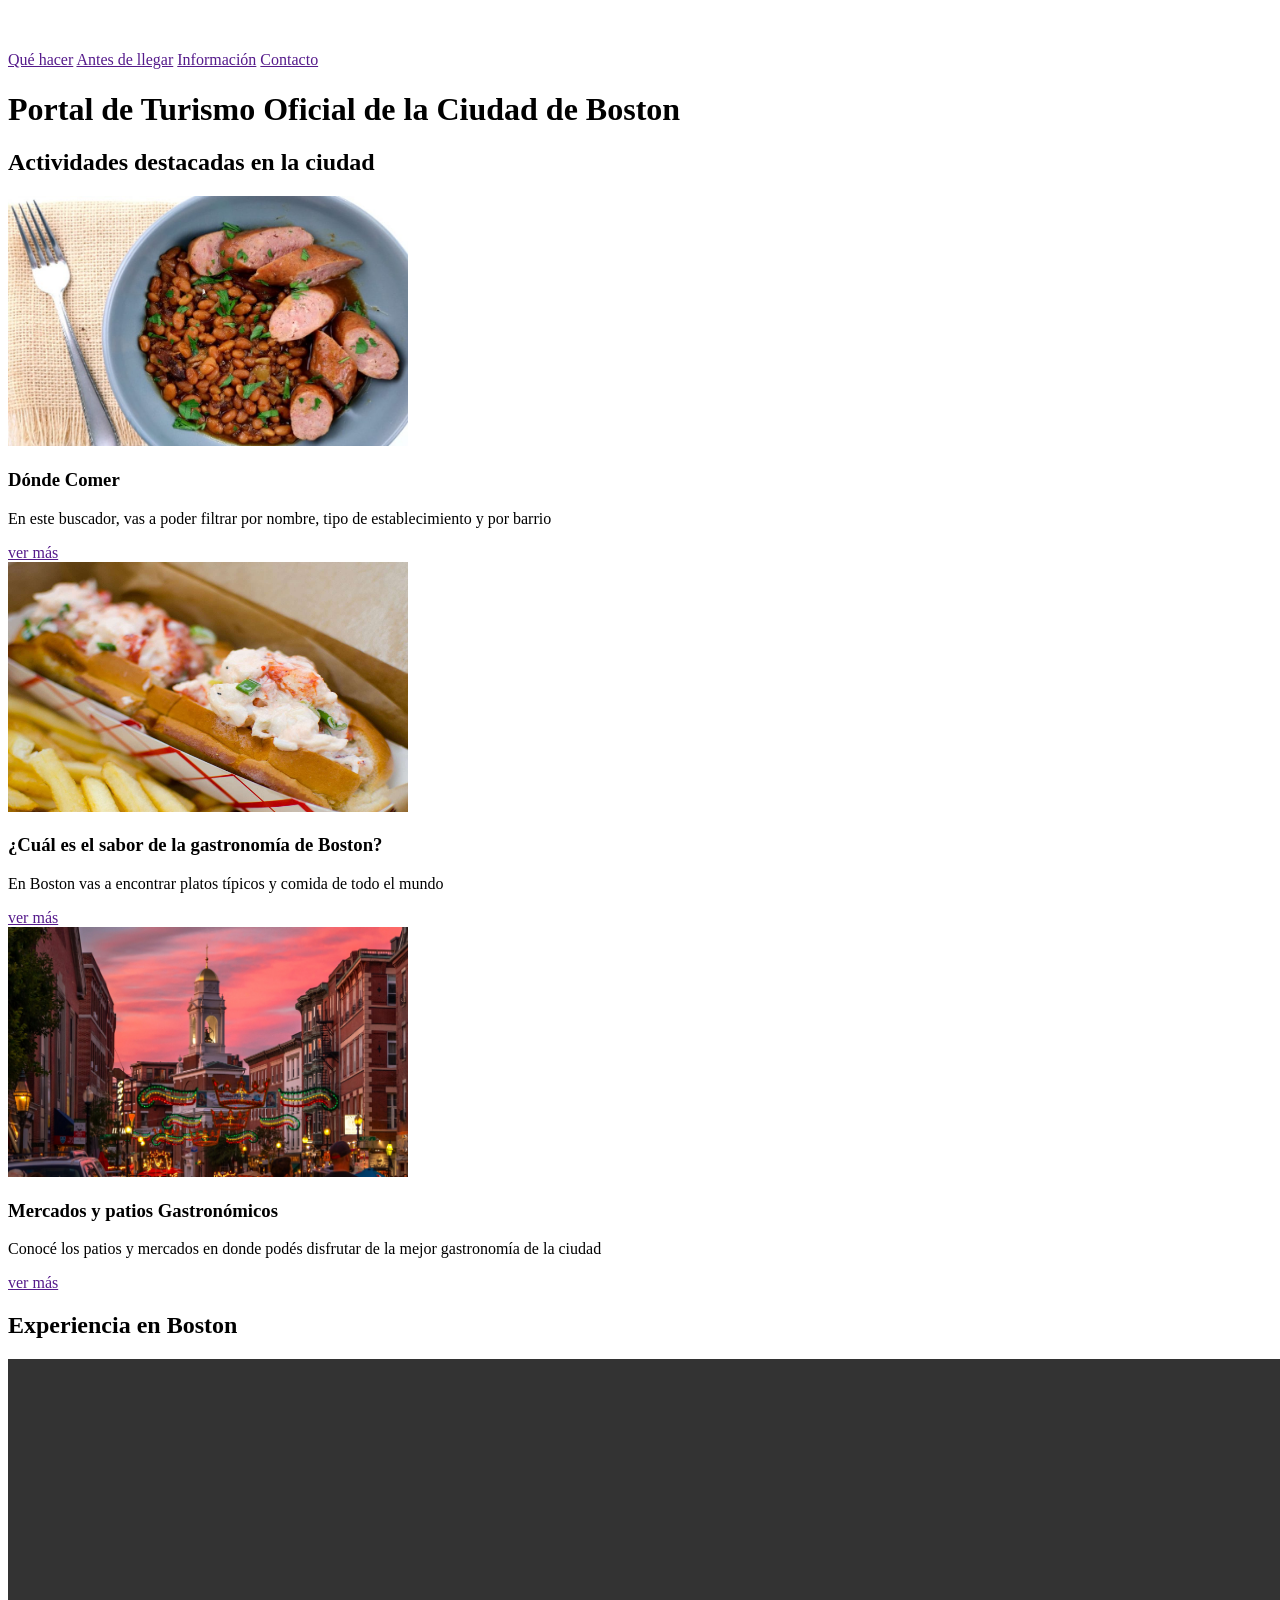
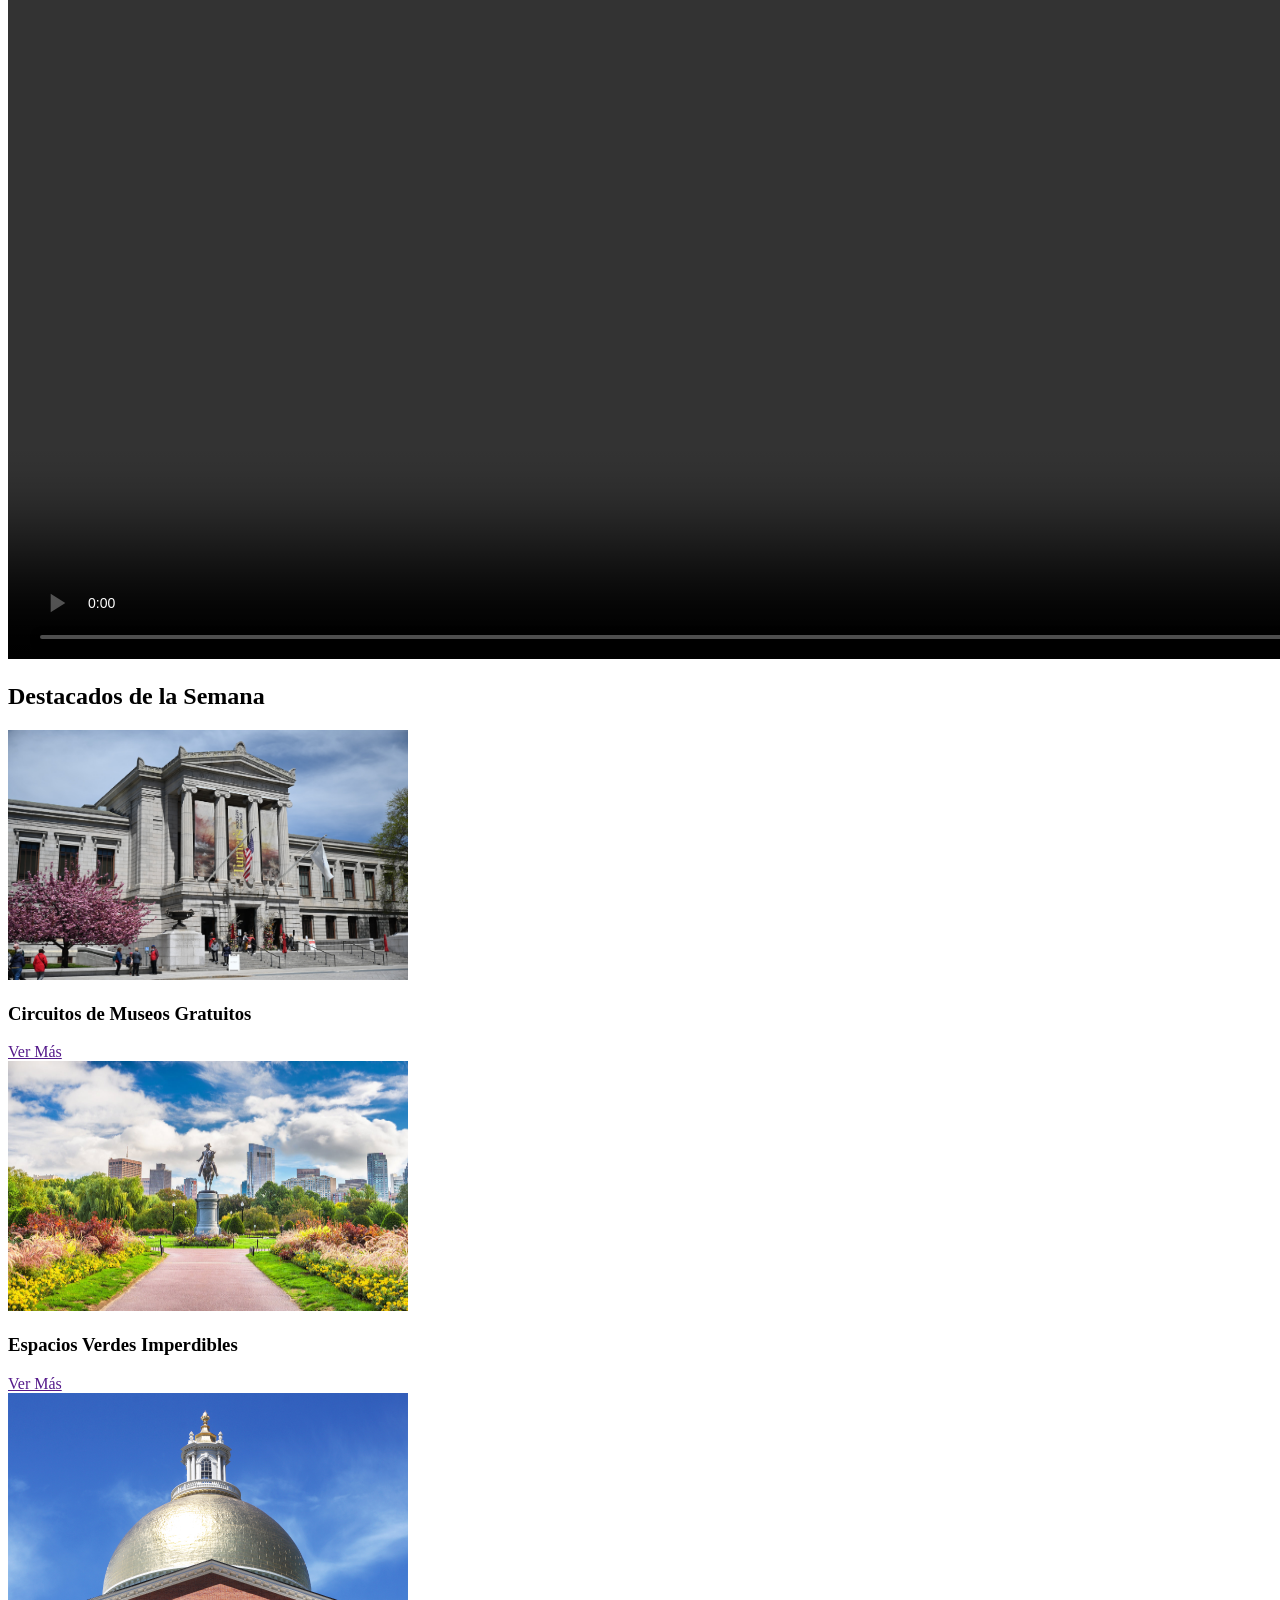
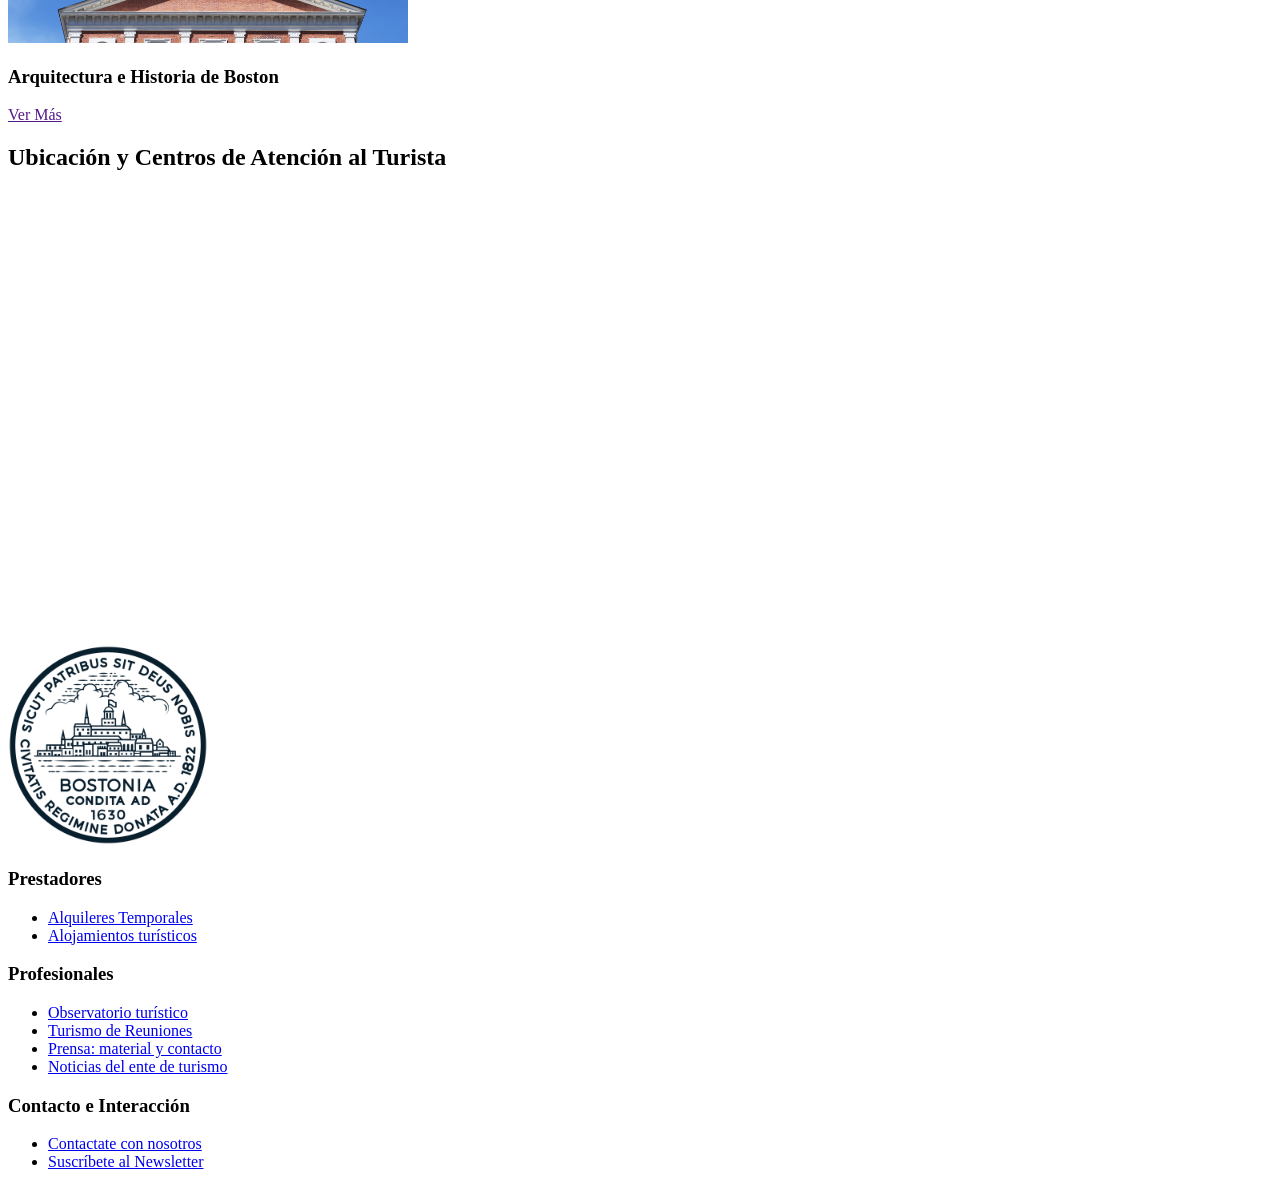
<file: Tarea-01/index.html>
<!DOCTYPE html>
<html lang="es">
    <head>
        <meta charset="UTF-8">
        <meta name="viewport" content="width, initial-scale:1.0">
        <title>Meet Boston - Sitio Oficial de Información Turística</title>
        <meta name="description" content="Descrube qué hacer en Boston. información útil antes de llegar, guías de alojamiento, atractivos turísticos, agenda cultural y mapas de la ciudad.">
        <meta name="robots" content="index, follow">
    </head>

    <body>

        <!-- Cabecera principal del sitio -->
        <header>
            <!-- Logo del sitio 
            href-> la dirección a donde voy al dar clic  
            -->
            <a href="index.html" aria-label="Ir a la página de inicio de la Ciudad de Boston">
                <img src="assets/logo-header.svg" alt="Logotipo oficial de Turismo de la Ciudad de Boston">
            </a>

            <!-- Navegador principal -->
            <nav role="navigation" aria-label="Menu principal">
                  <a href="">Qué hacer</a>
                  <a href="">Antes de llegar</a>
                  <a href="">Información</a>
                  <a href="">Contacto</a>
            </nav>

        </header>



        <!-- Contenido principal del sitio -->
        <main role="main">

            <h1>Portal de Turismo Oficial de la Ciudad de Boston</h1>

            <!-- Actividades destacadas-->
            <section>
                <h2>Actividades destacadas en la ciudad</h2>
                
                <div>

                    <!-- tarjeta -->
                    <article role="article">
                        <img src="assets/Whatdowegetfromboston.jpg" alt="Boston Baked Beans, plato típico de Boston" width="400" height="250">
                        <h3>Dónde Comer</h3>
                        <p>En este buscador, vas a poder filtrar por nombre, tipo de establecimiento y por barrio</p>
                        <a href="" aria-label="Ir al buscador de restaurantes y de comida en Boston">ver más</a>
                    </article>

                    <!-- tarjeta -->
                    <article role="article">
                        <img src="assets/LobsterRolls.jpg" alt="Rollos de Langosta, platos típicos de Nueva Inglaterra" width="400" height="250">
                        <h3>¿Cuál es el sabor de la gastronomía de Boston?</h3>
                        <p>En Boston vas a encontrar platos típicos y comida de todo el mundo</p>
                        <a href="" aria-label="Ver información sobre grastonomía de Boston">ver más</a>
                    </article>

                    <!-- tarjeta -->
                    <article role="article">
                        <img src="assets/NorthEnd.jpg" alt="El emblemático barrio de North End alberga diversos locales gastronómicos de tradición italo-americana." width="400" height="250">
                        <h3>Mercados y patios Gastronómicos</h3>
                        <p>Conocé los patios y mercados en donde podés disfrutar de la mejor gastronomía de la ciudad</p>
                        <a href="" aria-label="Ver más información sobre los patios gastronómicos de la ciudad">ver más</a>
                    </article>


                </div>

            </section>
            <!-- Fin de actividades destacadas-->

            <!-- Contenido Multimedia -->
            <section>
                <h2>Experiencia en Boston</h2>
                <div>
                    <video controls autoplay loop width="1600" height="900" aria-label="Video sobre la ciudad de Boston" muted>
                        <source src="assets/BostonCinematic.mp4" type="video/mp4">
                    </video>
                </div>
            </section>
            <!-- Fin de Contenido Multimedia -->



            <!-- Contenidos Destacados -->
            <section>
                <h2>Destacados de la Semana</h2>
                <div>
                    
                    <!-- Tarjeta Destacada 1 -->
                    <article role="article">
                        <img src="assets/MuseumFA.jpg" alt="Fachada iluminada del Museum of Fine Arts de Boston" width="400" height="250">
                        <h3>Circuitos de Museos Gratuitos</h3>
                        <a href="" aria-label="Ver más sobre los circuitos de museos gratuitos">Ver Más</a>
                    </article>

                    <!-- Tarjeta Destacada 2 -->
                    <article role="article">
                        <img src="assets/PublicGarden.jpg" alt="Vista aérea del Boston Public Garden y su laguna en primavera" width="400" height="250">
                        <h3>Espacios Verdes Imperdibles</h3>
                        <a href="" aria-label="Ver más sobre los espacios verdes imperdibles">Ver Más</a>
                    </article>

                    <!-- Tarjeta Destacada 3 -->
                    <article role="article">
                        <img src="assets/NewStateHouse.jpg" alt="Detalle ornamental de la cúpula dorada del Massachusetts State House" width="400" height="250">
                        <h3>Arquitectura e Historia de Boston</h3>
                        <a href="" aria-label="Ver más sobre la arquitectura e historia de Boston">Ver Más</a>
                    </article>

                </div>
            </section>


            <!-- Ubicación Geográfica -->
            <section aria-labelledby="titulo-mapa">
                <h2 id="titulo-mapa">Ubicación y Centros de Atención al Turista</h2>
                <div class="map-container">
                    <iframe 
                        src="https://www.google.com/maps?q=Boston+Common,+Boston,+MA&output=embed" 
                        width="100%" 
                        height="450" 
                        style="border:0;" 
                        allowfullscreen="" 
                        loading="lazy" 
                        referrerpolicy="no-referrer-when-downgrade"
                        title="Mapa interactivo de la Ciudad de Boston con la ubicación de puntos de interés y centros de atención turística">
                    </iframe>
                </div>
            </section>

        </main>

        <!-- Pie de Página Institucional -->
    <footer role="contentinfo">

            <!-- Identificador Institucional del Footer -->
            <div class="footer-brand">
                <img src="assets/city_of_boston_seal.png" alt="Logotipo oficial del Gobierno de la Ciudad de Boston" width="200" height="200">
            </div>

            <!-- Columnas de Enlaces del Footer -->
            <div>
                
                <!-- Lista 1: Prestadores -->
                <nav>
                    <h3 id="footer-prestadores">Prestadores</h3>
                    <ul>
                        <li><a href="/alquileres-temporales">Alquileres Temporales</a></li>
                        <li><a href="/alojamientos-turisticos">Alojamientos turísticos</a></li>
                    </ul>
                </nav>

                <!-- Lista 2: Profesionales -->
                <nav>
                    <h3 id="footer-profesionales">Profesionales</h3>
                    <ul>
                        <li><a href="/observatorio-turistico">Observatorio turístico</a></li>
                        <li><a href="/turismo-reuniones">Turismo de Reuniones</a></li>
                        <li><a href="/prensa-contacto">Prensa: material y contacto</a></li>
                        <li><a href="/noticias-ente">Noticias del ente de turismo</a></li>
                    </ul>
                </nav>

                <!-- Lista 3: Interacción y Contacto -->
                <nav>
                    <h3 id="footer-contacto">Contacto e Interacción</h3>
                    <ul>
                        <li><a href="/contactate-con-nosotros">Contactate con nosotros</a></li>
                        <li><a href="/suscribete-newsletter" aria-label="Ir al formulario para suscribirse al Newsletter oficial">Suscríbete al Newsletter</a></li>
                    </ul>
                </nav>

            </div>
    </footer>

    </body>

</html>
</file>
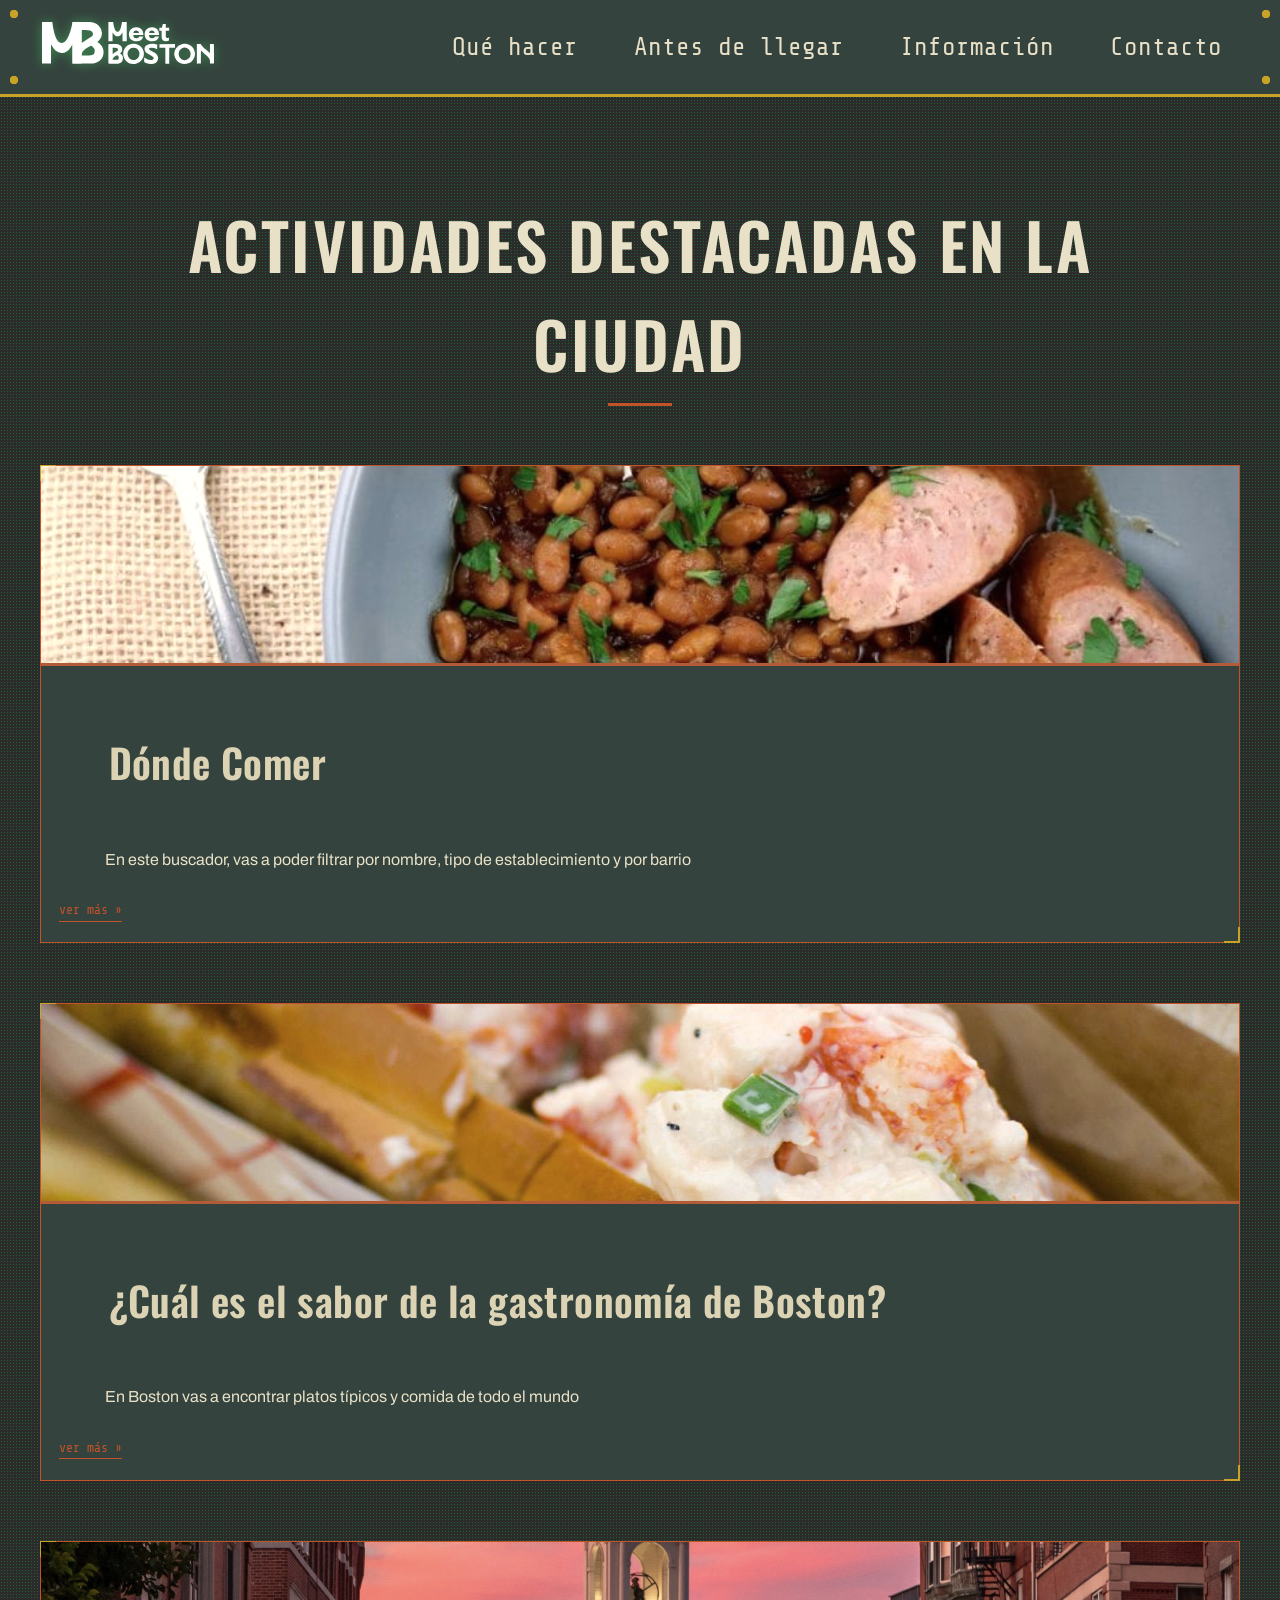
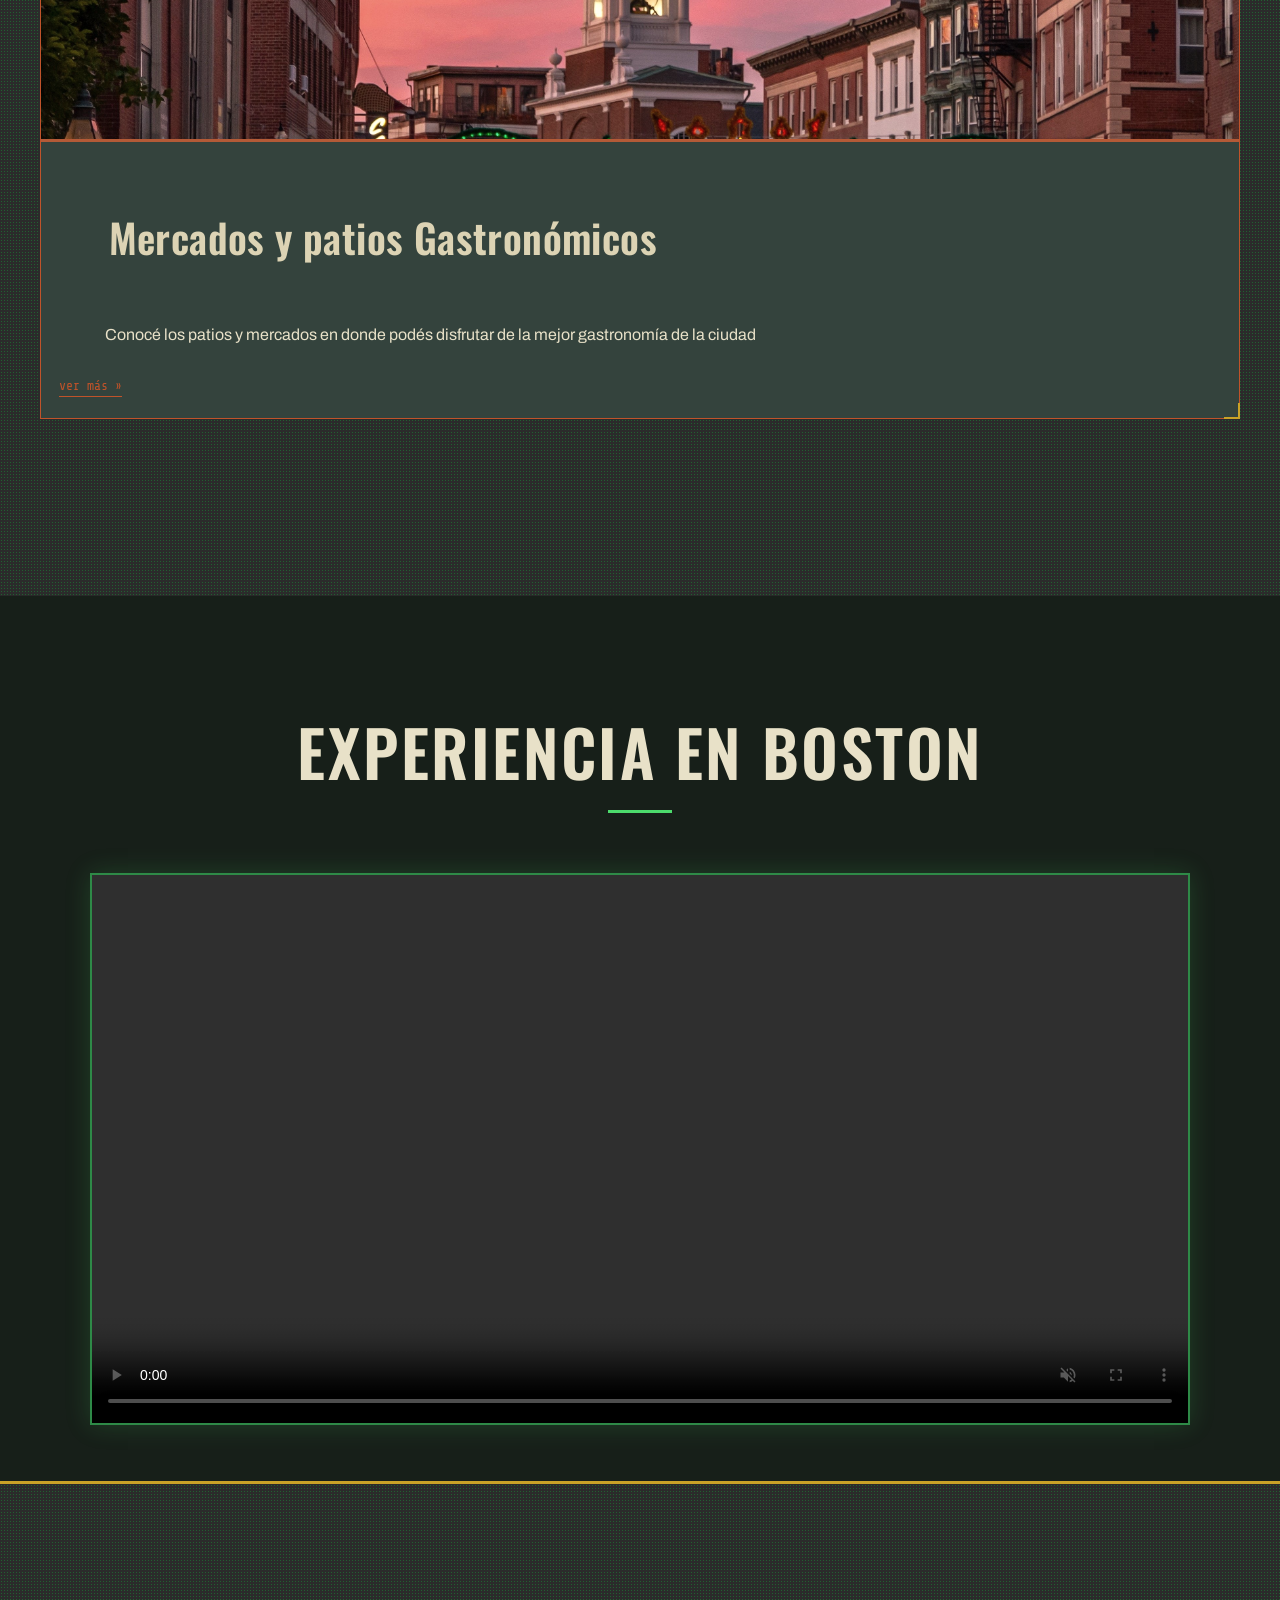
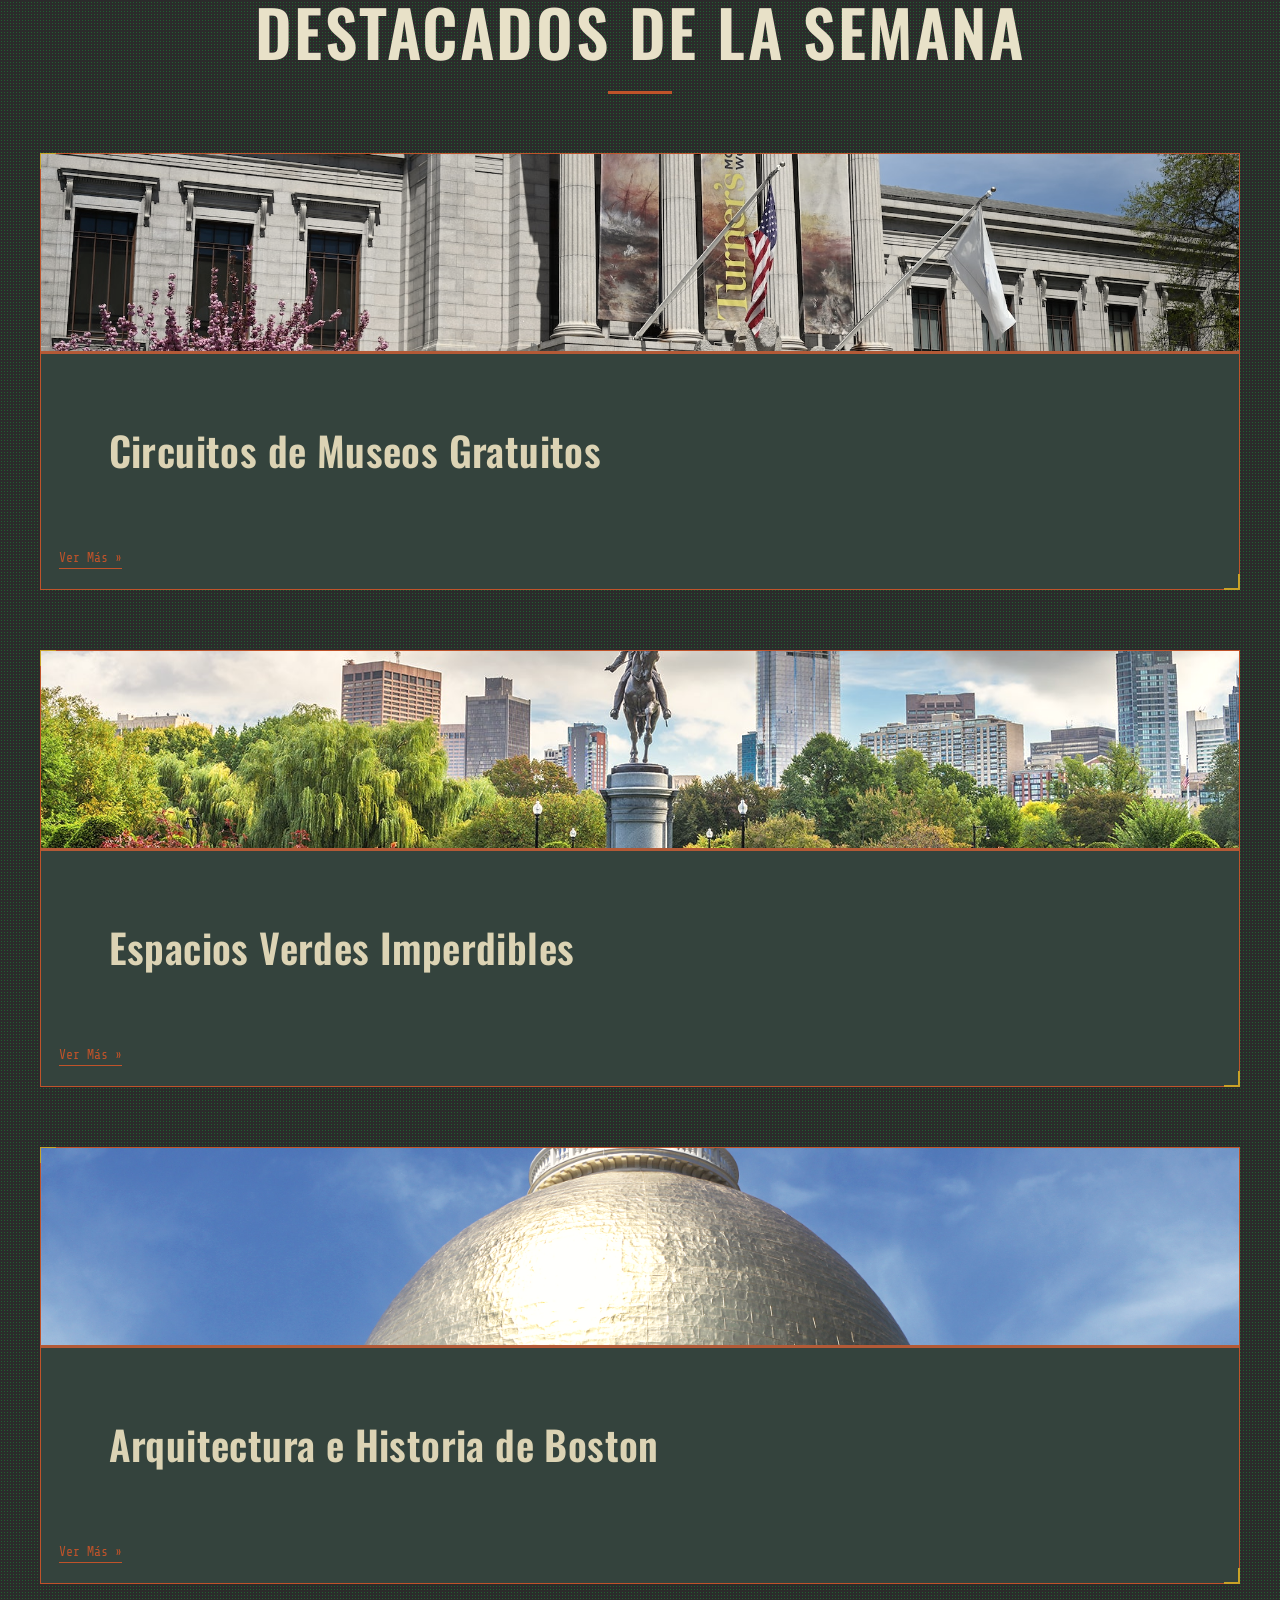
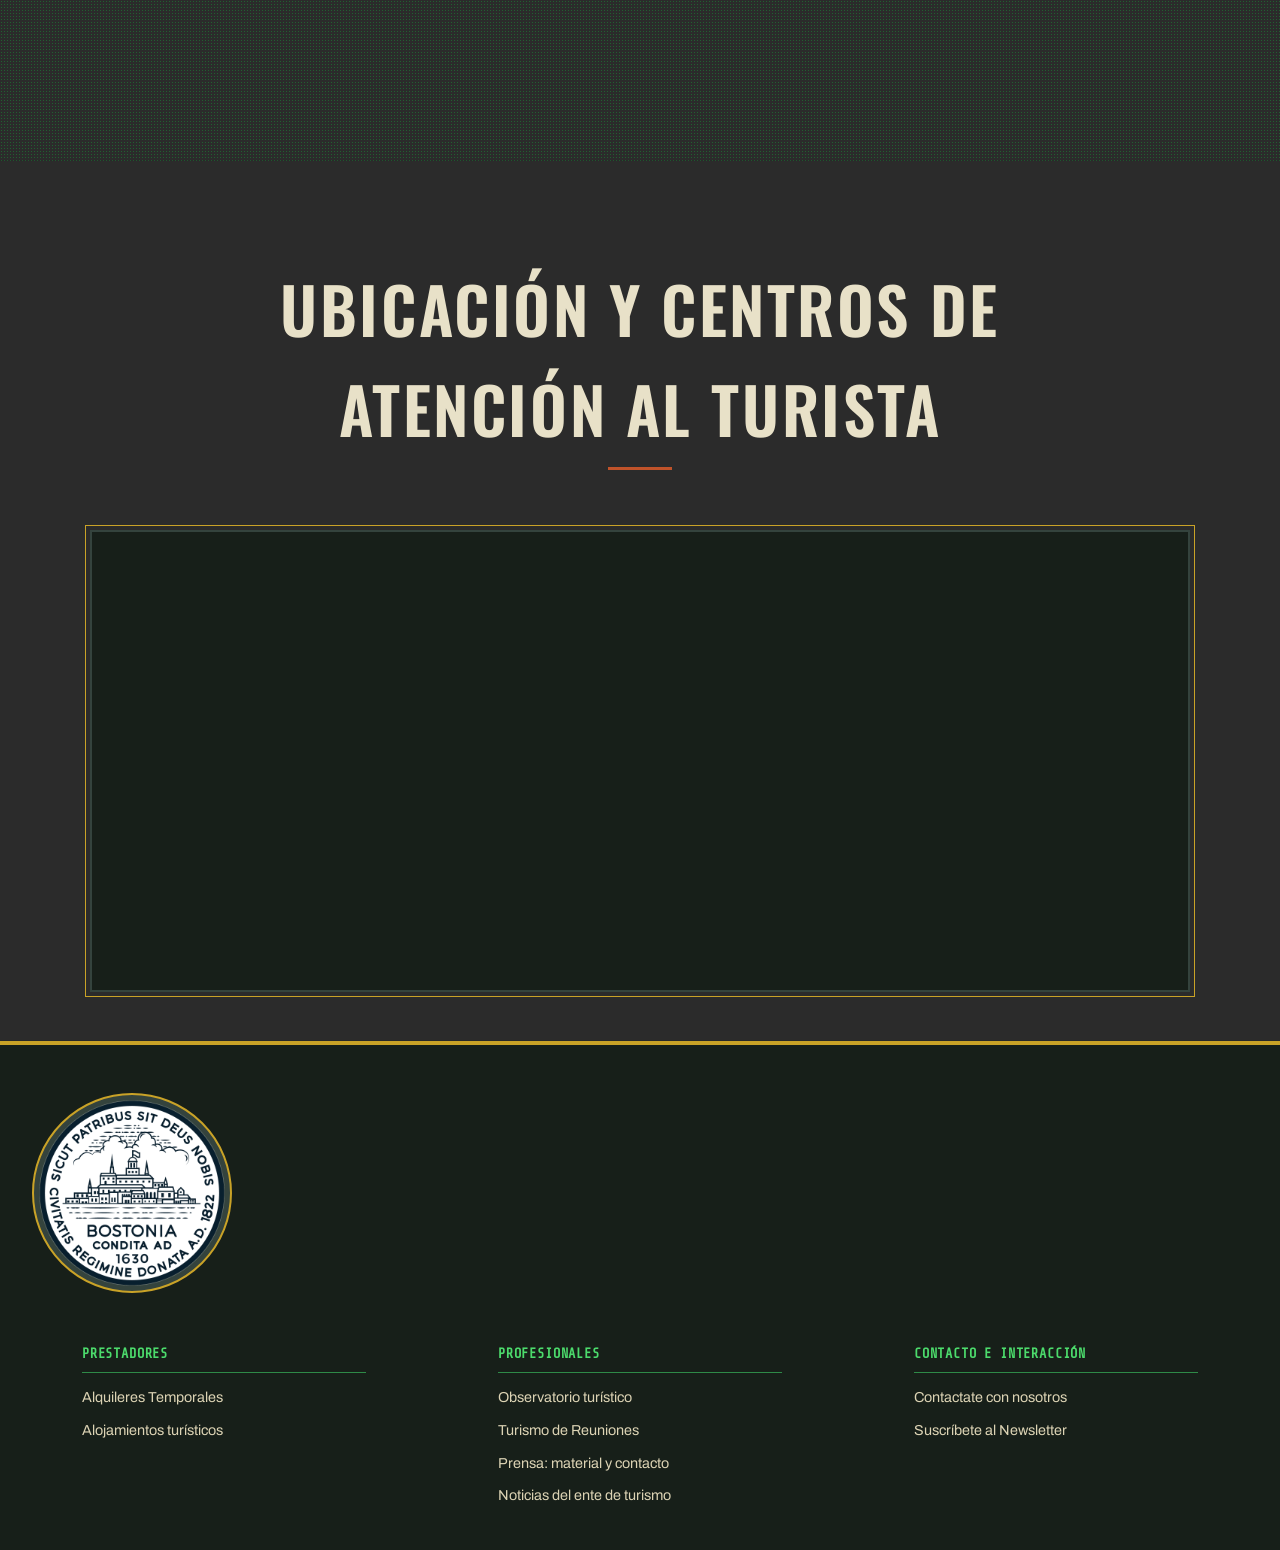
<file: Tarea-02/index.html>
<!DOCTYPE html>
<html lang="es">
    <head>
        <meta charset="UTF-8">
        <meta name="viewport" content="width, initial-scale:1.0">
        <title>Meet Boston - Sitio Oficial de Información Turística</title>
        <meta name="description" content="Descrube qué hacer en Boston. información útil antes de llegar, guías de alojamiento, atractivos turísticos, agenda cultural y mapas de la ciudad.">
        <meta name="robots" content="index, follow">

        <link rel="stylesheet" href="style.css">

    </head>

    <body>

        <!-- Cabecera principal del sitio -->
        <header id="main-header">
            <!-- Logo del sitio 
            href-> la dirección a donde voy al dar clic  
            -->
            <a href="index.html" aria-label="Ir a la página de inicio de la Ciudad de Boston">
                <img src="assets/logo-header.svg" width="400" height="250" alt="Logotipo oficial de Turismo de la Ciudad de Boston">
            </a>

        <div class="dropdown-menu">

            <!-- Navegador principal -->
            <nav role="navigation" aria-label="Menu principal">


    <div class="dropdown">
        <a href="" class="main-button">Qué hacer</a>

        <div class="dropdown-menu">
            <a href="">Museos</a>
            <a href="">Parques</a>
            <a href="">Gastronomía</a>
            <a href="">Arquitectura</a>
            <a href="">Historia</a>
        </div>
    </div>

    <a href="" class="main-button">Antes de llegar</a>
    <a href="" class="main-button">Información</a>
    <a href="" class="main-button">Contacto</a>

            </nav>

        </div>

        </header>



        <!-- Contenido principal del sitio -->
        <main role="main">
            
            <h1 class="hidden-text" aria-hidden="true">Portal de Turismo Oficial de la Ciudad de Boston</h1>

            <!-- Actividades destacadas-->
            <section id="sideactivities">
                <h2>Actividades destacadas en la ciudad</h2>
                
                <div>

                    <!-- tarjeta -->
                    <article role="article">
                        <img src="assets/Whatdowegetfromboston.jpg" alt="Boston Baked Beans, plato típico de Boston" width="400" height="250">
                        <h3>Dónde Comer</h3>
                        <p>En este buscador, vas a poder filtrar por nombre, tipo de establecimiento y por barrio</p>
                        <a href="" aria-label="Ir al buscador de restaurantes y de comida en Boston">ver más</a>
                    </article>

                    <!-- tarjeta -->
                    <article role="article">
                        <img src="assets/LobsterRolls.jpg" alt="Rollos de Langosta, platos típicos de Nueva Inglaterra" width="400" height="250">
                        <h3>¿Cuál es el sabor de la gastronomía de Boston?</h3>
                        <p>En Boston vas a encontrar platos típicos y comida de todo el mundo</p>
                        <a href="" aria-label="Ver información sobre grastonomía de Boston">ver más</a>
                    </article>

                    <!-- tarjeta -->
                    <article role="article">
                        <img src="assets/NorthEnd.jpg" alt="El emblemático barrio de North End alberga diversos locales gastronómicos de tradición italo-americana." width="400" height="250">
                        <h3>Mercados y patios Gastronómicos</h3>
                        <p>Conocé los patios y mercados en donde podés disfrutar de la mejor gastronomía de la ciudad</p>
                        <a href="" aria-label="Ver más información sobre los patios gastronómicos de la ciudad">ver más</a>
                    </article>


                </div>

            </section>
            <!-- Fin de actividades destacadas-->

            <!-- Contenido Multimedia -->
            <section>
                <h2 class="multimedia">Experiencia en Boston</h2>
                <div>
                    <video controls autoplay loop width="1600" height="900" aria-label="Video sobre la ciudad de Boston" muted>
                        <source src="assets/BostonCinematic.mp4" type="video/mp4">
                    </video>
                </div>
            </section>
            <!-- Fin de Contenido Multimedia -->



            <!-- Contenidos Destacados -->
            <section>
                <h2>Destacados de la Semana</h2>
                <div>
                    
                    <!-- Tarjeta Destacada 1 -->
                    <article role="article">
                        <img src="assets/MuseumFA.jpg" alt="Fachada iluminada del Museum of Fine Arts de Boston" width="400" height="250">
                        <h3>Circuitos de Museos Gratuitos</h3>
                        <a href="" aria-label="Ver más sobre los circuitos de museos gratuitos">Ver Más</a>
                    </article>

                    <!-- Tarjeta Destacada 2 -->
                    <article role="article">
                        <img src="assets/PublicGarden.jpg" alt="Vista aérea del Boston Public Garden y su laguna en primavera" width="400" height="250">
                        <h3>Espacios Verdes Imperdibles</h3>
                        <a href="" aria-label="Ver más sobre los espacios verdes imperdibles">Ver Más</a>
                    </article>

                    <!-- Tarjeta Destacada 3 -->
                    <article role="article">
                        <img src="assets/NewStateHouse.jpg" alt="Detalle ornamental de la cúpula dorada del Massachusetts State House" width="400" height="250">
                        <h3>Arquitectura e Historia de Boston</h3>
                        <a href="" aria-label="Ver más sobre la arquitectura e historia de Boston">Ver Más</a>
                    </article>

                </div>
            </section>


            <!-- Ubicación Geográfica -->
            <section aria-labelledby="titulo-mapa">
                <h2 id="titulo-mapa">Ubicación y Centros de Atención al Turista</h2>
                <div class="map-container">
                    <iframe 
                        src="https://www.google.com/maps/embed?pb=!1m18!1m12!1m3!1d3521.7211536134832!2d-71.34975425175371!3d42.46878794355685!2m3!1f0!2f0!3f0!3m2!1i1024!2i768!4f13.1!3m3!1m2!1s0x89e39a24c574e48b%3A0xddb1bac0a6ebb6cd!2sNorth%20Bridge!5e1!3m2!1ses!2sco!4v1788499425489!5m2!1ses!2sco"
                        width="100%" 
                        height="450" 
                        style="border:0;" 
                        allowfullscreen="" 
                        loading="lazy" 
                        referrerpolicy="no-referrer-when-downgrade"
                        title="Mapa interactivo de la Ciudad de Boston con la ubicación de puntos de interés y centros de atención turística">
                    </iframe>
                </div>
            </section>

        </main>

        <!-- Pie de Página Institucional -->
    <footer role="contentinfo">

            <!-- Identificador Institucional del Footer -->
            <div class="footer-brand">
                <img src="assets/city_of_boston_seal.png" alt="Logotipo oficial del Gobierno de la Ciudad de Boston" width="200" height="200">
            </div>

            <!-- Columnas de Enlaces del Footer -->
            <div>
                
                <!-- Lista 1: Prestadores -->
                <nav>
                    <h3 id="footer-prestadores">Prestadores</h3>
                    <ul>
                        <li><a href="/alquileres-temporales">Alquileres Temporales</a></li>
                        <li><a href="/alojamientos-turisticos">Alojamientos turísticos</a></li>
                    </ul>
                </nav>

                <!-- Lista 2: Profesionales -->
                <nav>
                    <h3 id="footer-profesionales">Profesionales</h3>
                    <ul>
                        <li><a href="/observatorio-turistico">Observatorio turístico</a></li>
                        <li><a href="/turismo-reuniones">Turismo de Reuniones</a></li>
                        <li><a href="/prensa-contacto">Prensa: material y contacto</a></li>
                        <li><a href="/noticias-ente">Noticias del ente de turismo</a></li>
                    </ul>
                </nav>

                <!-- Lista 3: Interacción y Contacto -->
                <nav>
                    <h3 id="footer-contacto">Contacto e Interacción</h3>
                    <ul>
                        <li><a href="/contactate-con-nosotros">Contactate con nosotros</a></li>
                        <li><a href="/suscribete-newsletter" aria-label="Ir al formulario para suscribirse al Newsletter oficial">Suscríbete al Newsletter</a></li>
                    </ul>
                </nav>

            </div>
    </footer>

    </body>

</html>
</file>
<file: Ejercicio-03/style_fixed.css>
/* =========================================================
   STYLE INDEX
   1. General and variables
   2. Typography
   3. Header and navigation
   4. Featured activities
   5. Multimedia
   6. Weekly highlights
   7. Map
   8. Footer
   9. Responsive layout
   ========================================================= */

/* 1. General and variables */
* {
    margin: 0;
    padding: 0;
    box-sizing: border-box;
}

:root {
    --color-main: rgb(23, 64, 133);
    --color-multimedia: rgb(198, 158, 0);
    --color-buttons: rgb(74, 86, 130);
    --color1: rgb(25, 117, 97);
    --color2: rgb(40, 24, 24);
    --color-background: ivory;
    --color-light: rgb(245, 245, 245);
}

body {
    font-family: "Montserrat", sans-serif;
    color: var(--color2);
    background-color: var(--color-background);
    line-height: 1.5;
}

img,
video {
    max-width: 100%;
    height: auto;
    display: block;
}

a {
    color: inherit;
}

/* 2. Typography */
.main-titles,
main h2 {
    font-family: "Montserrat", sans-serif;
    font-optical-sizing: auto;
    font-weight: 600;
    font-style: normal;
    font-size: 28px;
    color: var(--color-main);
}

.article-titles,
article h3,
footer h3 {
    font-family: "Montserrat", sans-serif;
    font-optical-sizing: auto;
    font-weight: 600;
    font-style: normal;
    font-size: 22px;
    color: var(--color-main);
}

.extrabuttons{
    font-family: "Montserrat", sans-serif;
    font-optical-sizing: auto;
    font-weight: 600;
    font-style: normal;
    font-size: 22px;
    color: var(--color-buttons);
}

.multimedia{
    font-family: "Montserrat", sans-serif;
    font-optical-sizing: auto;
    font-weight: 600;
    font-style: normal;
    font-size: 42px;
    color: var(--color-multimedia); 
}

.paragraph-texts,
p {
    font-family: "Montserrat", sans-serif;
    font-optical-sizing: auto;
    font-weight: 400;
    font-style: normal;
    font-size: 18px;
    color: var(--color2);
}

.hidden-text {
    display: none;
}

/* General sections */
main section {
    padding: 50px 5%;
}

main section h2 {
    margin-bottom: 30px;
    text-align: center;
}

/* 3. Header */
#main-header {
    background-color: var(--color-background);
    padding: 25px 5%;
    display: flex;
    flex-wrap: nowrap;
    justify-content: space-between;
    align-items: center;
    gap: 30px;
    border-bottom: 16px solid var(--color-main);
}

#main-header img {
    width: 300px;
    max-width: 100%;
    height: auto;
}

nav[role="navigation"] {
    display: flex;
    justify-content: flex-end;
    align-items: center;
    gap: 10px;
}

/* 4. Featured activities */
#remarkable {
    background-color: var(--color-background);
    border-bottom: 16px solid var(--color-main);
}

#remarkable > div,
main section:nth-of-type(3) > div {
    display: flex;
    flex-wrap: wrap;
    justify-content: center;
    gap: 10px;
}

#remarkable article,
main section:nth-of-type(3) article {
    flex: 1 1 280px;
    max-width: 400px;
    background-color: white;
    border-radius: 8px;
    overflow: hidden;
    box-shadow: 0 4px 12px rgba(40, 24, 24, 0.15);
    display: flex;
    flex-direction: column;
}

#remarkable article img,
main section:nth-of-type(3) article img {
    width: 100%;
    height: 240px;
    object-fit: cover;
}

#remarkable article h3,
#remarkable article p,
#remarkable article a,
main section:nth-of-type(3) article h3,
main section:nth-of-type(3) article a {
    margin-left: 20px;
    margin-right: 20px;
}

#remarkable article h3,
main section:nth-of-type(3) article h3 {
    margin-top: 20px;
    margin-bottom: 15px;
}

#remarkable article p {
    margin-bottom: 20px;
}

#remarkable article a,
main section:nth-of-type(3) article a {
    margin-top: auto;
    margin-bottom: 20px;
}

/* 5. Multimedia */

main section:nth-of-type(2) {
    background: url("assets/quehacerenbuenosaires.jpg") center center no-repeat;
    background-size: cover
}

main section:nth-of-type(2) > div {
    display: flex;
    justify-content: center;
}

main section video {
    width: 100%;
    max-width: 1200px;
    border-radius: 8px;
    margin: 30px 5%;
}

/* 6. Weekly highlights */
main section:nth-of-type(3) {
    background-color: var(--color-background);
}

/* 7. Map */
.map-container {
    width: 100%;
    overflow: hidden;
    border-radius: 8px;
    box-shadow: 0 4px 12px rgba(40, 24, 24, 0.15);
}

.map-container iframe {
    width: 100%;
    display: block;
}

/* 8. Links and buttons */
.main-button {
    font-family: "Montserrat", sans-serif;
    font-optical-sizing: auto;
    font-weight: 600;
    font-style: normal;
    font-size: 18px;
    color: var(--color2);
    text-decoration: none;
    padding: 8px 15px;
    transition: all linear 0.25s;
    border-radius: 0px;
}

.extrabuttons {
    text-decoration: none;
    padding: 8px 15px;
    transition: all linear 0.25s;
    border-radius: 5px;
}

.main-button:hover {
    color: var(--color-main);
    background-color: rgb(213, 213, 250);
    border-radius: 5px;
}

article a {
    display: inline-block;
    width: fit-content;
    font-weight: 600;
    color: var(--color-main);
    text-decoration: none;
    border-bottom: 2px solid var(--color-main);
    transition: all linear 0.25s;
}

article a:hover {
    color: var(--color1);
    border-color: var(--color1);
}

/* 9. Footer */
footer {
    background-color: var(--color-main);
    color: white;
    padding: 50px 5%;
}

.footer-brand {
    margin-bottom: 30px;
}

.footer-brand img {
    max-width: 200px;
    height: auto;
}

footer > div:last-child {
    display: flex;
    flex-wrap: wrap;
    gap: 40px;
}

footer nav {
    flex: 1 1 220px;
}

footer h3 {
    color: white;
    margin-bottom: 15px;
}

footer ul {
    list-style: none;
}

footer li {
    margin-bottom: 10px;
}

footer a {
    color: white;
    text-decoration: none;
}

footer a:hover {
    text-decoration: underline;
}

/* 10. Responsive layout */
@media only screen and (max-width: 600px) {
    #main-header {
        flex-direction: column;
        padding: 25px 5%;
    }

    nav[role="navigation"] {
        width: 100%;
        flex-direction: column;
        align-items: stretch;
    }

    .main-button {
        display: block;
        width: auto;
        text-align: center;
        margin: 2px 0;
        border-bottom: 1px solid var(--color-main);
        border-radius: 0;
    }

    main section {
        padding: 35px 5%;
    }

    #remarkable > div,
    main section:nth-of-type(3) > div {
        gap: 20px;
    }

    #remarkable article,
    main section:nth-of-type(3) article {
        max-width: none;
    }

    footer > div:last-child {
        flex-direction: column;
        gap: 25px;
    }
}
</file>
<file: Parcial - 3/css/styles.css>
/* ==========================================================================
   HOLLYWOOD REVUE — styles.css
   Colours: black, white and 90 % grey, plus two blurred glows in "Darken"
   blend mode behind sections: green (Spotlight) and red (Announcements).
   One typeface: Afacad. Type sizes follow the size guide (section 1).
   Every container has 8 px rounded corners.

   Contents
   1.  Design tokens
   2.  Base & accessibility helpers
   3.  Backdrop & glows
   4.  Page flow (centred flex column)
   5.  Header & navigation
   6.  Hero
   7.  Section headings
   8.  About
   9.  Movie Spotlight
   10. Through the Decades
   11. Announcements
   12. Footer
   13. Larger screens
   14. Motion (only without a reduced-motion preference)
   ========================================================================== */


/* 1. Design tokens
   ========================================================================== */

:root {
  /* Colours */
  --black: #000;
  --white: #fff;
  --grey:  #e6e6e6;                 /* 90 % grey */
  --green: #00ff71;                 /* glow */
  --red:   #ff000f;                 /* glow */

  /* Type: Afacad only */
  --font: "Afacad", system-ui, sans-serif;

  /* Size guide */
  --fs-128: 8rem;
  --fs-96:  6rem;
  --fs-64:  4rem;
  --fs-40:  2.5rem;
  --fs-24:  1.5rem;
  --fs-20:  1.25rem;
  --fs-18:  1.125rem;
  --fs-14:  0.875rem;
  --fs-10:  0.625rem;

  /* Sizes that step up on larger screens (section 13) */
  --size-hero:    var(--fs-40);
  --size-display: var(--fs-40);     /* Announcements title */
  --size-section: var(--fs-40);     /* section headings, decade years */
  --size-card:    var(--fs-24);     /* movie titles */

  /* Shape */
  --radius: 8px;
  --shadow: 0 1rem 2rem rgb(0 0 0 / 0.5);

  /* Layout */
  --header-h: 3.5rem;
  --page-w: 88rem;                  /* width of every section */
  --text-w: 64rem;                  /* footer */
  --edge: 20px;                     /* outer margin on each side */
  --bleed: max(var(--edge), (100vw - var(--page-w)) / 2);  /* section edge to screen edge */
  --section-gap: clamp(5rem, 11vw, 9rem);
  --section-gap-extra: clamp(2.5rem, 6vw, 6rem);  /* added after the introduction */

  /* Focus ring (flipped to black on light surfaces) */
  --focus: var(--white);
}


/* 2. Base & accessibility helpers
   ========================================================================== */

*,
*::before,
*::after {
  box-sizing: border-box;
}

html {
  scroll-padding-top: var(--header-h);
  -webkit-text-size-adjust: 100%;
  text-size-adjust: 100%;
}

body {
  position: relative;
  isolation: isolate;
  margin: 0;
  overflow-x: clip;
  font-family: var(--font);
  font-size: var(--fs-18);
  line-height: 1.6;
  color: var(--grey);
  background: var(--black);
}

h1, h2, h3, p, ul, ol {
  margin: 0;
}

h1, h2, h3 {
  font-weight: 600;
  line-height: 1.1;
  color: var(--white);
}

ul, ol {
  padding: 0;
  list-style: none;
}

img {
  display: block;
  max-width: 100%;
  height: auto;
}

a {
  color: inherit;
}

cite {
  font-style: italic;
}

[hidden] {
  display: none !important;
}

:focus-visible {
  outline: 3px solid var(--focus);
  outline-offset: 3px;
}

#main:focus {
  outline: none;
}

.visually-hidden {
  position: absolute !important;
  width: 1px;
  height: 1px;
  margin: -1px;
  padding: 0;
  overflow: hidden;
  clip-path: inset(50%);
  white-space: nowrap;
  border: 0;
}

.skip-link {
  --focus: var(--black);

  position: absolute;
  top: 0;
  left: 1rem;
  z-index: 1001;
  padding: 0.75rem 1.25rem;
  border-radius: 0 0 var(--radius) var(--radius);
  text-decoration: none;
  color: var(--black);
  background: var(--white);
  transform: translateY(-110%);
}

.skip-link:focus {
  transform: none;
}


/* 3. Backdrop & glows
   ========================================================================== */

/* One still covers the whole page: blurred and at 35 % opacity */
.backdrop {
  position: absolute;
  inset: 0;
  z-index: -1;
  overflow: hidden;
  background: var(--black);         /* solid base, so the glows have something to darken */
}

.backdrop__image {
  width: 100%;
  height: 100%;
  object-fit: cover;
  opacity: 0.35;
  filter: grayscale(1) blur(8px);
  transform: scale(1.05);           /* hides the soft edge left by the blur */
}

/* Coloured glow behind a section: sits under the content, so nothing is tinted.
   The parent section must be position: relative. */
.glow {
  position: absolute;
  inset: -4rem calc(-1 * var(--bleed));
  z-index: -1;
  mix-blend-mode: darken;
  filter: blur(500px);
  box-shadow: 0 2rem 4rem rgb(0 0 0 / 0.6);
  pointer-events: none;
}

.glow--green { background: var(--green); }
.glow--red   { background: var(--red); }


/* 4. Page flow: every section centred in one flex column
   ========================================================================== */

.page-flow {
  display: flex;
  flex-direction: column;
  align-items: center;
  gap: var(--section-gap);
  padding-bottom: var(--section-gap);
}

.page-flow > section {
  width: min(100% - 2 * var(--edge), var(--page-w));
}

/* More whitespace between the sections that follow the introduction */
.page-flow > .about ~ section {
  margin-top: var(--section-gap-extra);
}


/* 5. Header & navigation
   ========================================================================== */

.site-header {
  position: sticky;
  top: 0;
  z-index: 100;
  height: var(--header-h);
  border-bottom: 1px solid rgb(255 255 255 / 0.12);
  background: rgb(0 0 0 / 0.9);
}

@supports ((backdrop-filter: blur(1px)) or (-webkit-backdrop-filter: blur(1px))) {
  .site-header {
    background: rgb(0 0 0 / 0.55);
    -webkit-backdrop-filter: blur(10px);
    backdrop-filter: blur(10px);
  }
}

.site-nav,
.site-nav__list {
  height: 100%;
}

.site-nav__list {
  display: flex;
  justify-content: space-around;
  align-items: center;
  max-width: 60rem;
  margin: 0 auto;
}

.site-nav__link {
  display: inline-flex;
  align-items: center;
  min-height: 44px;
  padding: 0 0.5rem;
  font-size: var(--fs-14);
  letter-spacing: 0.3em;
  text-decoration: none;
}

.site-nav__link:hover {
  color: var(--white);
  text-decoration: underline;
  text-underline-offset: 0.4em;
}


/* 6. Hero
   ========================================================================== */

.hero {
  display: flex;
  flex-direction: column;
  align-items: center;
  justify-content: center;
  gap: 1.5rem;
  min-height: 70vh;
  min-height: 70svh;
  text-align: center;
}

.hero__title {
  font-size: var(--size-hero);
  font-weight: 600;
  line-height: 1;
  letter-spacing: 0.18em;
  text-transform: uppercase;
  color: var(--grey);
  text-shadow: 0.03em 0.06em 0.05em rgb(0 0 0 / 0.6);
}

.hero__line {
  display: block;
  margin-right: -0.18em;            /* balances the trailing letter-spacing */
}

.hero__subtitle {
  font-size: var(--fs-24);
  font-style: italic;
}


/* 7. Section headings: title on a dark block with a thin red line
   ========================================================================== */

.block-heading {
  align-self: flex-start;
  display: flex;
  flex-direction: column;
  gap: 0.5rem;
}

.block-heading__title {
  padding: 0.1em 0.5em;
  border-radius: var(--radius);
  font-size: var(--size-section);
  font-weight: 700;
  letter-spacing: 0.02em;
  text-transform: uppercase;
  background: rgb(0 0 0 / 0.55);
}

.accent-line {
  display: block;
  height: 4px;
  margin-inline: 0.5em;
  border-radius: 2px;
  background: var(--red);
}


/* 8. About: heading on top of a light card
   ========================================================================== */

.about {
  display: flex;
  flex-direction: column;
  align-items: center;
  gap: 1.5rem;
  text-align: center;
}

.about__title {
  font-size: var(--size-section);
  font-weight: 700;
  letter-spacing: 0.02em;
  text-transform: uppercase;
}

.about__card {
  --focus: var(--black);

  display: flex;
  flex-direction: column;
  gap: 1.25rem;
  max-width: 44rem;
  padding: clamp(1.75rem, 5vw, 3rem);
  border-radius: var(--radius);
  font-size: var(--fs-20);
  color: var(--black);
  background: var(--grey);
  box-shadow: var(--shadow);
}

.about__text:first-child {
  font-style: italic;               /* italic as the accent */
}


/* 9. Movie Spotlight: staggered cards, text alternating left and right
   ========================================================================== */

.spotlight {
  position: relative;               /* anchors the green glow */
  display: flex;
  flex-direction: column;
  gap: clamp(2.5rem, 5vw, 4rem);
}

.spotlight__list {
  display: flex;
  flex-direction: column;
  gap: clamp(3rem, 7vw, 5.5rem);
}

/* Sprocket-hole strips above and below the stack */
.spotlight__list::before,
.spotlight__list::after {
  content: "";
  height: 22px;
  margin-inline: calc(var(--edge) / 2 - var(--bleed));
  background: linear-gradient(90deg, transparent 6px, var(--green) 6px 18px, transparent 18px) 0 50% / 24px 9px repeat-x;
}

/* One movie: picture with a text card overlapping it */
.movie {
  display: flex;
  flex-direction: column;
}

.movie__image {
  width: 100%;
  aspect-ratio: 925 / 620;
  object-fit: cover;
  border-radius: var(--radius);
  filter: grayscale(1) contrast(1.05);
  background: var(--black);
}

.movie__card {
  --focus: var(--green);

  position: relative;
  display: flex;
  flex-direction: column;
  align-items: flex-start;
  gap: 1rem;
  margin: -3rem 0.75rem 0;
  padding: clamp(1.5rem, 3vw, 2.25rem);
  border-radius: var(--radius);
  background: rgb(0 0 0 / 0.75);
  box-shadow: 0 1.25rem 2.5rem rgb(0 0 0 / 0.55);
}

.movie__meta {
  display: flex;
  flex-wrap: wrap;
  align-items: baseline;
  gap: 0 0.75rem;
  font-size: var(--fs-24);
  color: var(--green);
}

.movie__genre {
  font-style: italic;
}

.movie__title {
  font-size: var(--size-card);
  font-weight: 700;
  line-height: 1.05;
  color: var(--grey);
}

.movie__link {
  padding-block: 0.5rem;
  font-size: var(--fs-14);
  letter-spacing: 0.2em;
  text-transform: uppercase;
  text-underline-offset: 0.35em;
  color: var(--green);
}

.movie__link:hover {
  color: var(--white);
}


/* 10. Through the Decades: staggered timeline
   ========================================================================== */

.decades {
  display: flex;
  flex-direction: column;
  gap: clamp(2.5rem, 5vw, 4rem);
}

.decades__list {
  display: flex;
  flex-direction: column;
  gap: 1.5rem;
}

.decade {
  display: flex;
  flex-direction: column;
  gap: 0.75rem;
  max-width: 40rem;
  padding: clamp(1.5rem, 3vw, 2.25rem);
  border-left: 4px solid var(--grey);
  border-radius: var(--radius);
  background: rgb(0 0 0 / 0.7);
  box-shadow: var(--shadow);
}

.decade__years {
  font-size: var(--size-section);
  font-weight: 400;
  line-height: 1;
  letter-spacing: 0.04em;
  color: var(--white);
}

.decade__title {
  font-size: var(--fs-24);
}

.decade__example {
  margin-top: 0.5rem;
  padding-top: 1rem;
  border-top: 1px solid rgb(255 255 255 / 0.2);
}

.decade__example cite {
  color: var(--white);
}

.decade__label {
  margin-right: 0.4rem;
  font-size: var(--fs-14);
  font-weight: 600;
  letter-spacing: 0.2em;
  text-transform: uppercase;
  color: var(--white);
}


/* 11. Announcements
   ========================================================================== */

.announcements {
  position: relative;               /* anchors the red glow */
  display: flex;
  flex-direction: column;
  align-items: center;
  gap: clamp(2rem, 4vw, 3rem);
  text-align: center;
}

.announcements__header {
  display: flex;
  flex-direction: column;
  align-items: center;
  gap: 1rem;
}

.announcements__title {
  font-size: var(--size-display);
  font-weight: 400;
  line-height: 1;
  letter-spacing: 0.02em;
  text-transform: uppercase;
}

.announcements__caption {
  font-size: var(--fs-20);
  font-style: italic;
}

/* Sort buttons above the search bar */
.news-tools {
  display: flex;
  flex-direction: column;
  align-items: center;
  gap: 1.25rem;
  width: min(100%, 32rem);
}

.news-sort {
  display: flex;
  flex-direction: column;
  align-items: center;
  gap: 0.25rem;
}

.news-sort__label {
  font-size: var(--fs-24);
  letter-spacing: 0.04em;
  text-transform: uppercase;
  color: var(--white);
}

.news-sort__options {
  display: flex;
  flex-wrap: wrap;
  justify-content: center;
  gap: 0.5rem;
}

.sort-button {
  min-height: 44px;
  padding: 0 0.5rem;
  border: 0;
  border-bottom: 2px solid transparent;
  font: inherit;
  text-transform: uppercase;
  color: var(--grey);
  background: transparent;
  cursor: pointer;
}

.sort-button:hover,
.sort-button[aria-pressed="true"] {
  color: var(--white);
  border-bottom-color: var(--white);
}

.news-search {
  position: relative;
  width: 100%;
}

.news-search__icon {
  position: absolute;
  top: 50%;
  left: 1.1rem;
  width: 1.15rem;
  height: 1.15rem;
  translate: 0 -50%;
  fill: none;
  stroke: var(--grey);
  stroke-width: 2;
  pointer-events: none;
}

.news-search__input {
  width: 100%;
  min-height: 3rem;
  padding: 0 1.25rem 0 3rem;
  border: 1px solid rgb(255 255 255 / 0.4);
  border-radius: var(--radius);
  font: inherit;
  color: var(--white);
  background: rgb(0 0 0 / 0.6);
}

.news-search__input::placeholder {
  color: var(--grey);
  opacity: 0.75;
}

.news-empty {
  font-style: italic;
}

.announcements__list {
  display: grid;
  grid-template-columns: repeat(auto-fill, minmax(min(100%, 22rem), 1fr));
  gap: 1.5rem;
  width: min(100%, 76rem);
  text-align: left;
}

/* Card: black mount, picture on the left, light text panel on the right */
.news {
  position: relative;
  display: flex;
  flex-direction: column;
  gap: 0.6rem;
  padding: 0.6rem;
  border-radius: var(--radius);
  color: var(--black);
  background: var(--black);
  box-shadow: var(--shadow);
}

.news:hover,
.news:has(a:focus-visible) {
  transform: scale(1.02);           /* visual feedback: grows by 2 % */
  box-shadow: 0 1.25rem 2.25rem rgb(0 0 0 / 0.6);
}

.news__image {
  width: 100%;
  aspect-ratio: 16 / 9;
  object-fit: cover;
  border-radius: var(--radius);
  filter: grayscale(1);
  background: var(--black);
}

.news__image--record {
  display: flex;
  align-items: center;
  justify-content: center;
}

.record {
  width: min(70%, 9rem);
  height: auto;
}

.record__vinyl  { fill: var(--black); }
.record__groove { fill: none; stroke: var(--grey); stroke-opacity: 0.25; stroke-width: 1; }
.record__label  { fill: var(--grey); }

.news__body {
  --focus: var(--black);

  flex: 1;
  display: flex;
  flex-direction: column;
  justify-content: center;
  gap: 0.4rem;
  padding: 1.1rem 1.25rem;
  border-radius: var(--radius);
  background: var(--grey);
}

.news__tag,
.news__date {
  font-size: var(--fs-14);
}

.news__tag {
  font-style: italic;
}

.news__date {
  letter-spacing: 0.15em;
  text-transform: uppercase;
}

.news__title {
  font-size: var(--fs-20);
  color: var(--black);
}

.news__title a {
  text-decoration: none;
}

/* The whole card is clickable through the title link */
.news__title a::after {
  content: "";
  position: absolute;
  inset: 0;
}

.news__title a:focus-visible {
  outline: none;
}

.news:has(a:focus-visible) {
  outline: 3px solid var(--white);
  outline-offset: 4px;
}

.news:hover .news__title a {
  text-decoration: underline;
  text-underline-offset: 0.2em;
}

.news__text {
  line-height: 1.45;
}

/* Picture on the left, text on the right from small tablets up */
@media (min-width: 30em) {
  .news {
    flex-direction: row;
  }

  .news__image {
    flex: 0 0 32%;
    width: 32%;
    height: auto;
    min-height: 11rem;
    aspect-ratio: auto;
  }
}


/* 12. Footer
   ========================================================================== */

.site-footer {
  padding: 3.5rem var(--edge) 2rem;
  border-top: 1px solid rgb(255 255 255 / 0.15);
}

.site-footer__inner {
  display: flex;
  flex-wrap: wrap;
  gap: 2.5rem 4rem;
  max-width: var(--text-w);
  margin: 0 auto;
}

.site-footer__inner > section {
  flex: 1 1 18rem;
}

.site-footer__title {
  margin-bottom: 1rem;
  font-size: var(--fs-18);
  letter-spacing: 0.3em;
  text-transform: uppercase;
}

.site-footer a {
  display: inline-block;
  padding-block: 0.35rem;
  text-underline-offset: 0.2em;
}

.site-footer a:hover {
  color: var(--white);
}

.disclosure {
  border-bottom: 1px solid rgb(255 255 255 / 0.15);
}

.disclosure summary {
  display: flex;
  align-items: center;
  gap: 0.75rem;
  min-height: 44px;
  list-style: none;
  cursor: pointer;
}

.disclosure summary::-webkit-details-marker {
  display: none;
}

/* Chevron that turns when opened */
.disclosure summary::before {
  content: "";
  width: 0.45rem;
  height: 0.45rem;
  border-top: 2px solid currentColor;
  border-right: 2px solid currentColor;
  transform: rotate(45deg);
}

.disclosure[open] summary::before {
  transform: rotate(135deg);
}

.disclosure p {
  padding-bottom: 1rem;
}

.site-footer__legal {
  display: flex;
  flex-wrap: wrap;
  justify-content: space-between;
  gap: 1rem;
  max-width: var(--text-w);
  margin: 3rem auto 0;
  padding-top: 1.25rem;
  border-top: 1px solid rgb(255 255 255 / 0.15);
  font-size: var(--fs-14);
}


/* 13. Larger screens
   ========================================================================== */

/* Tablets and up (768 px): bigger steps from the size guide */
@media (min-width: 48em) {
  :root {
    --size-hero:    var(--fs-64);
    --size-display: var(--fs-64);
    --size-section: var(--fs-64);
    --size-card:    var(--fs-40);
  }
}

/* Wide screens (900 px): staggered layouts */
@media (min-width: 56.25em) {

  /* Spotlight: each movie takes 85 % of the width, stepping left and right.
     The card overlaps the picture. */
  .movie {
    display: grid;
    grid-template-columns: minmax(0, 2fr) minmax(0, 3fr);
    align-items: center;
    width: 85%;
  }

  .movie__image {
    grid-row: 1;
    grid-column: 2;
  }

  .movie__card {
    grid-row: 1;
    grid-column: 1;
    margin: 0 -4rem 0 0;
  }

  /* Even movies: text on the right, card pushed to the right edge */
  .movie:nth-child(even) {
    align-self: flex-end;
    grid-template-columns: minmax(0, 3fr) minmax(0, 2fr);
  }

  .movie:nth-child(even) .movie__image { grid-column: 1; }

  .movie:nth-child(even) .movie__card {
    grid-column: 2;
    margin: 0 0 0 -4rem;
  }

  /* Decades: cards zig-zag left and right, overlapping a little vertically */
  .decades__list {
    gap: 0;
  }

  .decade {
    width: 48%;
  }

  .decade + .decade {
    margin-top: -2.5rem;
  }

  .decade:nth-child(even) {
    align-self: flex-end;
  }
}

/* Large screens (1200 px): the biggest display sizes */
@media (min-width: 75em) {
  :root {
    --size-hero:    var(--fs-128);
    --size-display: var(--fs-96);
  }
}


/* 14. Motion (only without a reduced-motion preference)
   ========================================================================== */

@media (prefers-reduced-motion: no-preference) {

  html {
    scroll-behavior: smooth;
  }

  .news {
    transition: transform 0.25s ease, box-shadow 0.25s ease;
  }

  .disclosure summary::before {
    transition: transform 0.2s ease;
  }
}
</file>
<file: Tarea-02/style.css>
/* 
   Palette:
     --paper           #E8E1C8  fondo cálido tipo papel de archivo
     --ink              #171F19  casi-negro verdoso, "vacío" de terminal
     --steel            #34433D  paneles / superficies metálicas
     --terminal-green   #4CDB6C  acento fósforo, texto de terminal
     --terminal-green-dim #2E8A47 verde secundario, bordes suaves
     --rust             #C0532A  óxido / advertencia / divisores
     --brass            #C9A227  latón, remaches, detalles nobles

   Typographies:
     Oswald          → titulares, estilo cartel de propaganda
     Share Tech Mono → etiquetas y textos "de consola"
     Archivo         → cuerpo de texto, lectura cómoda
*/

@import url('https://fonts.googleapis.com/css2?family=Oswald:wght@500;600;700&family=Share+Tech+Mono&family=Archivo:wght@400;500;600&display=swap');

/* ---------- 1. Root ---------- */

:root {
    --paper: #E8E1C8;
    --paper-dim: #DCD3B4;
    --ink: #171F19;
    --steel: #34433D;
    --steel-light: #46584f;
    --terminal-green: #4CDB6C;
    --terminal-green-dim: #2E8A47;
    --rust: #C0532A;
    --brass: #C9A227;
    --terminal-screen: #2b2b2b;

    --font-display: 'Oswald', 'Arial Narrow', sans-serif;
    --font-mono: 'Share Tech Mono', 'Courier New', monospace;
    --font-body: 'Archivo', system-ui, sans-serif;
}

* {
    box-sizing: border-box;
}

/* ---------- Typography ---------- */



body {
    margin: 0;
    background-color: var(--terminal-screen);
    color: var(--ink);
    font-family: var(--font-body);
    line-height: 1.55;
    background-image:
        radial-gradient(rgba(0, 255, 64, 0.253) 1px, transparent 1px);
    background-size: 3px 3px;
}

h1, h2, h3 {
    font-family: var(--font-display);
    font-weight: 600;
    letter-spacing: 0.01em;
    color: var(--paper-dim);
    margin: 50px 50px;
}

p {
    
    color: var(--paper-dim)
}


/* Hidden Title */
.hidden-text {
    position: absolute;
    width: 1px;
    height: 1px;
    overflow: hidden;
    clip: rect(0 0 0 0);
    white-space: nowrap;
}

a {
    color: var(--rust);
    text-decoration: none;
}

a:hover,
a:focus-visible {
    color: var(--terminal-green-dim);
}

/* ---------- 2. Header ---------- */

#main-header {
    display: flex;
    align-items: center;
    justify-content: space-between;
    gap: 1.5rem;
    padding: 0.75rem 2rem;
    background-color: var(--steel);
    border-bottom: 3px solid var(--brass);
    position: relative;
}

/* Rivets */
#main-header {
    background-image:

        radial-gradient(circle at 14px 14px, var(--brass) 0 4px, transparent 4.5px),

        radial-gradient(circle at calc(100% - 14px) 14px, var(--brass) 0 4px, transparent 4.5px),

        radial-gradient(circle at 14px calc(100% - 14px), var(--brass) 0 4px, transparent 4.5px),

        radial-gradient(circle at calc(100% - 14px) calc(100% - 14px), var(--brass) 0 4px, transparent 4.5px);
        
    background-repeat: no-repeat;
}

#main-header a[aria-label] img {
    height: 42px;
    margin: 10px 10px 10px 10px;
    width: auto;
    filter: drop-shadow(0 0 6px rgba(76, 219, 108, 0.45));
}

/* Dropdown-Menu */
#main-header > .dropdown-menu {
    display: flex;
}

nav[role="navigation"] {
    display: flex;
    align-items: center;
    gap: 0.25rem;
}

.main-button {
    font-family: var(--font-mono);
    font-size: 25px;
    color: var(--paper);
    padding: 0.5px 25px;
    border: 1px solid transparent;
    transition: border-color 0.15s ease, color 0.15s ease, text-shadow 0.15s ease;
}

.main-button:hover,
.main-button:focus-visible {
    color: var(--terminal-green);
    border-color: var(--terminal-green-dim);
    text-shadow: 0 0 6px rgba(76, 219, 108, 0.6);
}

/* Dropdown-Menu */
.dropdown {
    position: relative;
}

.dropdown > .dropdown-menu {
    display: none;
    flex-direction: column;
    position: absolute;
    top: 125%;
    left: 0;
    min-width: 190px;
    background: var(--ink);
    border: 1px solid var(--terminal-green-dim);
    padding: 0.35rem 0;
    z-index: 20;
}

.dropdown:hover > .dropdown-menu,
.dropdown:focus-within > .dropdown-menu {
    display: flex;
}

.dropdown > .dropdown-menu a {
    font-family: var(--font-mono);
    font-size: 0.82rem;
    color: var(--paper-dim);
    padding: 0.5rem 1rem;
}

.dropdown > .dropdown-menu a::before {
    content: "› ";
    color: var(--terminal-green-dim);
}

.dropdown > .dropdown-menu a:hover,
.dropdown > .dropdown-menu a:focus-visible {
    background: var(--steel-light);
    color: var(--terminal-green);
}

/* ---------- 3. Body ---------- */

main {
    display: block;
}

main > section {
    padding: 3rem 2rem;
    border-bottom: 1px solid rgba(23, 31, 25, 0.12);
}

main > section > h2 {
    font-size: 4rem;
    text-transform: uppercase;
    letter-spacing: 0.04em;
    max-width: 1000px;
    margin-left: auto;
    margin-right: auto;
    text-align: center;
    position: relative;
    padding-bottom: 0.6rem;
    color: var(--paper);
}

/* Decorative Dashes */
main > section > h2::after {
    content: "";
    display: block;
    width: 64px;
    height: 3px;
    background: var(--rust);
    margin: 0.6rem auto 0;
}

/* ---------- 4. Current Activities Panels ---------- */

#sideactivities > div,
main > section:nth-of-type(3) > div {
    display: grid;
    gap: 3.75rem;
    max-width: 1200px;
    margin: 2rem auto 8rem;
}

article[role="article"] {
    background: var(--steel);
    border: 1px solid var(--rust);
    position: relative;
    padding-bottom: 1.25rem;
    transition: border-color 0.2s ease, transform 0.2s ease;
}

article[role="article"]::before,
article[role="article"]::after {
    content: "";
    position: absolute;
    width: 14px;
    height: 14px;
    border: 2px solid var(--brass);
    pointer-events: none;
}
article[role="article"]::before {
    top: -1px;
    left: -1px;
    border-right: none;
    border-bottom: none;
}
article[role="article"]::after {
    bottom: -1px;
    right: -1px;
    border-left: none;
    border-top: none;
}

article[role="article"]:hover {
    border-color: var(--terminal-green-dim);
}

/* Desaturated Images */
article[role="article"] img {
    display: block;
    width: 100%;
    height: 200px;
    object-fit: cover;
    filter: saturate(0.9) sepia(0.12);
    border-bottom: 3px solid var(--rust);
}

article[role="article"] h3 {
    font-size: 2.5em;
    padding: 0.9rem 1.1rem 0.3rem;
}

article[role="article"] p {
    padding: 0 4rem;
    font-size: 1em;
    color: var(--paper);
}

article[role="article"] > a {
    display: inline-block;
    margin: 0.75rem 1.1rem 0;
    font-family: var(--font-mono);
    font-size: 0.82rem;
    color: var(--rust);
    border-bottom: 1px solid currentColor;
}

article[role="article"] > a::after {
    content: " »";
}

article[role="article"] > a:hover {
    color: var(--terminal-green-dim);
}

/* ---------- 5. Multimedia Player ---------- */

main > section:has(video) {
    background: var(--ink);
    padding: 3.5rem 2rem;
    border-bottom: 3px solid var(--brass);
}

main > section:has(video) h2 {
    color: var(--paper);
}

main > section:has(video) h2::after {
    background: var(--terminal-green);
}

main > section:has(video) > div {
    max-width: 1100px;
    margin: 2rem auto 0;
    position: relative;
    border: 2px solid var(--terminal-green-dim);
    box-shadow: 0 0 24px rgba(76, 219, 108, 0.18);
    background:
        repeating-linear-gradient(
            to bottom,
            rgba(76, 219, 108, 0.05) 0px,
            rgba(76, 219, 108, 0.05) 1px,
            transparent 1px,
            transparent 3px
        );
}

main > section:has(video) video {
    display: block;
    width: 100%;
    height: auto;
    filter: contrast(1.05) saturate(0.95);
}

/* ---------- 6. Map ---------- */

section:has(#titulo-mapa) {
    background: var(--terminal-screen);

}

#titulo-mapa {
    text-align: center;
}

.map-container {
    max-width: 1100px;
    margin: 0 auto;
    border: 2px solid var(--steel);
    outline: 1px solid var(--brass);
    outline-offset: 4px;
    padding: 4px;
    background: var(--ink);
}

/* Map Color Correction */
.map-container iframe {
    display: block;
    width: 100%;
    filter: grayscale(0.15) contrast(1.05);
}

/* ---------- 7. Footer ---------- */

footer[role="contentinfo"] {
    background: var(--ink);
    color: var(--paper-dim);
    padding: 3rem 2rem 2rem;
    border-top: 4px solid var(--brass);
}

.footer-brand {
    display: flex;
    justify-content: center;
    margin-bottom: 2rem;
}

.footer-brand img {
    border-radius: 50%;
    border: 2px solid var(--brass);
    padding: 4px;
    background: var(--steel);
}

footer[role="contentinfo"] > div {
    display: grid;
    grid-template-columns: repeat(auto-fit, minmax(200px, 1fr));
    gap: 2rem;
    max-width: 1700px;
    margin: 0 auto;
}

footer[role="contentinfo"] h3 {
    font-family: var(--font-mono);
    font-size: 0.85rem;
    color: var(--terminal-green);
    text-transform: uppercase;
    letter-spacing: 0.06em;
    border-bottom: 1px solid var(--terminal-green-dim);
    padding-bottom: 0.5rem;
    margin-bottom: 0.75rem;
}

footer[role="contentinfo"] ul {
    list-style: none;
    margin: 10px 50px;
    padding: 0;
}

footer[role="contentinfo"] li {
    margin-bottom: 0.5rem;
}

footer[role="contentinfo"] a {
    color: var(--paper-dim);
    font-size: 0.9rem;
}

footer[role="contentinfo"] a:hover,
footer[role="contentinfo"] a:focus-visible {
    color: var(--terminal-green);
}

/* ---------- 8. Responsive ---------- */

@media (max-width: 720px) {
    #main-header {
        flex-direction: column;
        align-items: flex-start;
        gap: 0.75rem;
    }

    #main-header > .dropdown-menu,
    nav[role="navigation"] {
        flex-direction: column;
        align-items: flex-start;
        width: 100%;
    }

    .dropdown > .dropdown-menu {
        position: static;
        border-left: 2px solid var(--terminal-green-dim);
        margin-left: 0.75rem;
    }

    main > section {
        padding: 2.5rem 1.25rem;
    }
}
</file>
